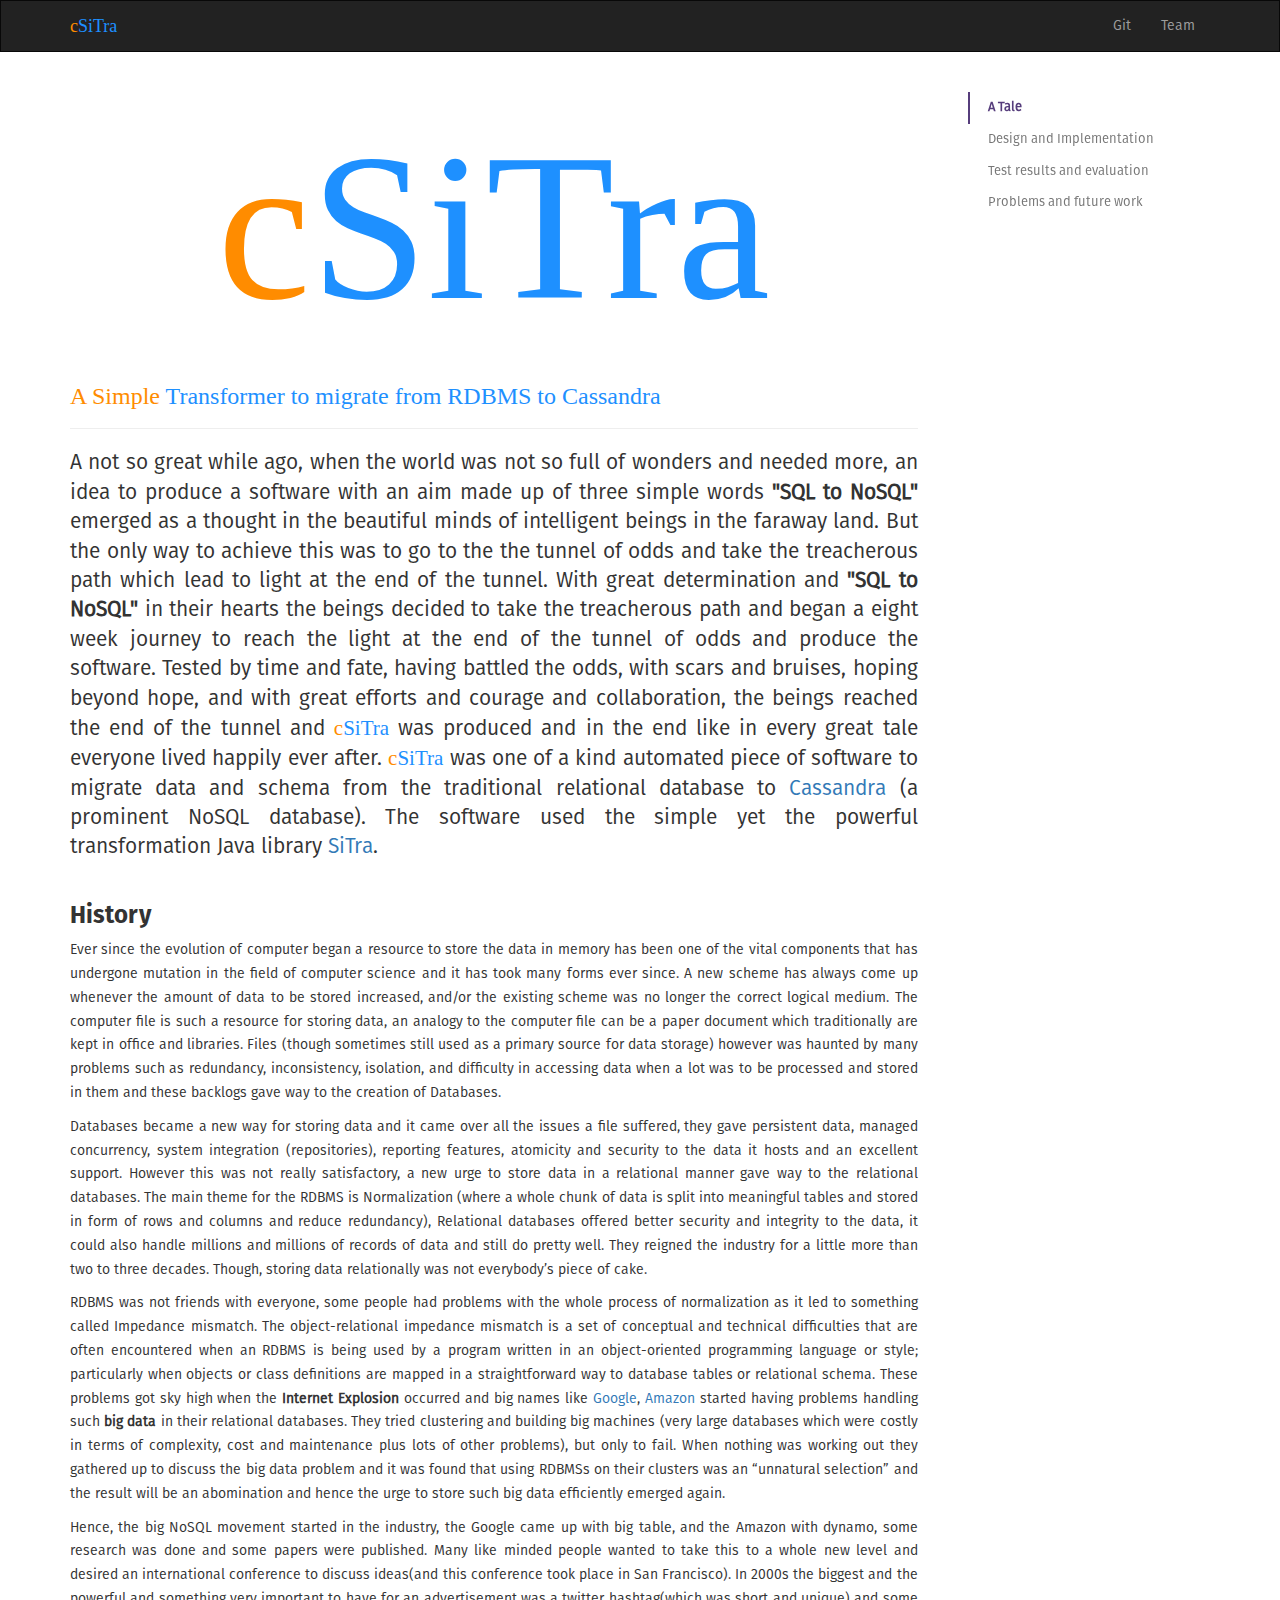
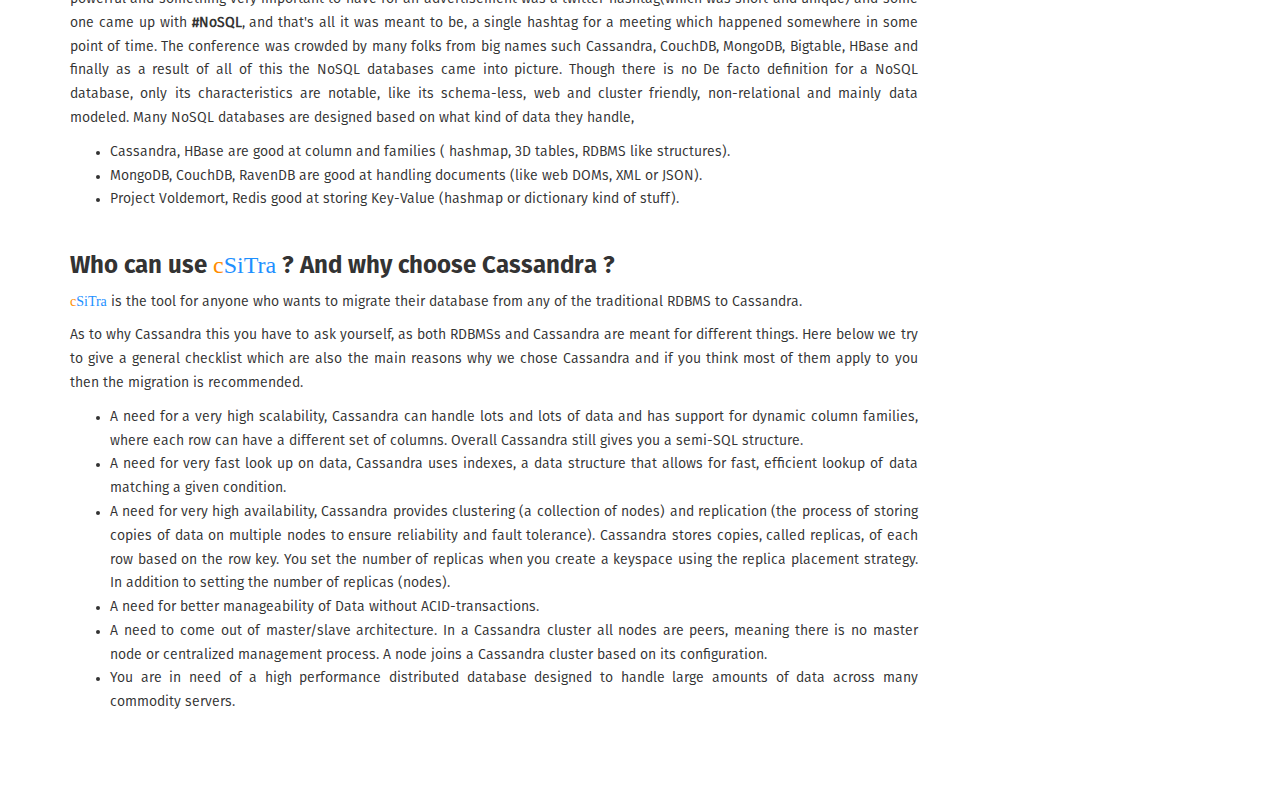
<file: index.html>
<!DOCTYPE html>
<html lang="en">
  <head>
    <meta charset="utf-8">
    <meta http-equiv="X-UA-Compatible" content="IE=edge">
    <meta name="viewport" content="width=device-width, initial-scale=1">
    <meta name="description" content="">
    <meta name="author" content="">

    <title style="font-family:Lucida Console" >cSiTra</title>

    <!-- Bootstrap core CSS -->
    <link href="res/css/bootstrap.min.css" rel="stylesheet">

    <!-- Custom styles for this template -->
    <link href="res/css/sticky-footer-navbar.css" rel="stylesheet">

    <!-- HTML5 shim and Respond.js for IE8 support of HTML5 elements and media queries -->
    <!--[if lt IE 9]>
      <script src="https://oss.maxcdn.com/html5shiv/3.7.2/html5shiv.min.js"></script>
      <script src="https://oss.maxcdn.com/respond/1.4.2/respond.min.js"></script>
    <![endif]-->
  </head>

  <body>

    <!-- Fixed navbar -->
    <nav class="navbar navbar-inverse">
      <div class="container">
        <div class="navbar-header">
          <button type="button" class="navbar-toggle collapsed" data-toggle="collapse" data-target="#navbar" aria-expanded="false" aria-controls="navbar">
            <span class="sr-only">Toggle navigation</span>
            <span class="icon-bar"></span>
            <span class="icon-bar"></span>
            <span class="icon-bar"></span>
          </button>
          <a class="navbar-brand" href="index.html"> <span style="font-family:Lucida Console; color:DarkOrange">c</span><span style="font-family:Lucida Console; color:DodgerBlue">SiTra</span></a>
        </div>
        <div id="navbar" class="collapse navbar-collapse">
          <ul class="nav navbar-nav navbar-right">
            <li><a href="https://github.com/cSiTra/cSiTra-Project">Git</a></li>
            <li><a href="team.html">Team</a></li>
          </ul>
        </div><!--/.nav-collapse -->
      </div>
    </nav>

    <!-- Begin page content -->
    <div class="container">
      <div class="row">
        <div class="col-md-9" id="content">
          <div class="page-header">
            <h1 align="center" style="font-family:Lucida Console; font-size:1500%" ><span style="color:DarkOrange">c</span><span style="color:DodgerBlue">SiTra</span></h1>
            <h3 style="font-family:Lucida Console" ><span style="color:DarkOrange">A Simple </span><span style="color:DodgerBlue">Transformer to migrate from RDBMS to Cassandra</span></h3>
          </div>
          <p align="justify" class="lead">A not so great while ago, when the world was not so full of wonders and needed more, an idea to produce a software with an aim made up of three simple words <b>"SQL to NoSQL"</b> emerged as a thought in the beautiful minds of intelligent beings in the faraway land. But the only way to achieve this was to go to the the tunnel of odds and take the treacherous path which lead to light at the end of the tunnel. With great determination and <b>"SQL to NoSQL"</b> in their hearts the beings decided to take the treacherous path and began a eight week journey to reach the light at the end of the tunnel of odds and produce the software. Tested by time and fate, having battled the odds, with scars and bruises, hoping beyond hope, and with great efforts and courage and collaboration, the beings reached the end of the tunnel and <span style="font-family:Lucida Console; color:DarkOrange">c</span><span style="font-family:Lucida Console; color:DodgerBlue">SiTra</span> was produced and in the end like in every great tale everyone lived happily ever after. <span style="font-family:Lucida Console; color:DarkOrange">c</span><span style="font-family:Lucida Console; color:DodgerBlue">SiTra</span> was one of a kind automated piece of software to migrate data and schema from the traditional relational database to <a href="http://cassandra.apache.org">Cassandra</a> (a prominent NoSQL database). The software used the simple yet the powerful transformation Java library <a href="http://baserg.github.io/sitra/">SiTra</a>.</p>

          <h3 id="background">History</h3>
          <p align="justify">Ever since the evolution of computer began a resource to store the data in memory has been one of the vital components that has undergone mutation in the field of computer science and it has took many forms ever since. A new scheme has always come up whenever the amount of data to be stored increased, and/or the existing scheme was no longer the correct logical medium. The computer file is such a resource for storing data, an analogy to the computer file can be a paper document which traditionally are kept in office and libraries. Files (though sometimes still used as a primary source for data storage) however was haunted by many problems such as redundancy, inconsistency, isolation, and difficulty in accessing data when a lot was to be processed and stored in them and these backlogs gave way to the creation of Databases.</p>

          <p align="justify">Databases became a new way for storing data and it came over all the issues a file suffered, they gave persistent data, managed concurrency, system integration (repositories), reporting features, atomicity and security to the data it hosts and an excellent support. However this was not really satisfactory, a new urge to store data in a relational manner gave way to the relational databases. The main theme for the RDBMS is Normalization (where a whole chunk of data is split into meaningful tables and stored in form of rows and columns and reduce redundancy), Relational databases offered better security and integrity to the data, it could also handle millions and millions of records of data and still do pretty well. They reigned the industry for a little more than two to three decades. Though, storing data relationally was not everybody’s piece of cake. </p>
          <p align="justify">RDBMS was not friends with everyone, some people had problems with the whole process of normalization as it led to something called Impedance mismatch. The object-relational impedance mismatch is a set of conceptual and technical difficulties that are often encountered when an RDBMS is being used by a program written in an object-oriented programming language or style; particularly when objects or class definitions are mapped in a straightforward way to database tables or relational schema. These problems got sky high when the <b>Internet Explosion</b> occurred and big names like <a href="http://google.com">Google</a>, <a href="http://amazon.com">Amazon</a> started having problems handling such <b>big data</b> in their relational databases. They tried clustering and building big machines (very large databases which were costly in terms of complexity, cost and maintenance plus lots of other problems), but only to fail. When nothing was working out they gathered up to discuss the big data problem and it was found that using RDBMSs on their clusters was an “unnatural selection” and the result will be an abomination and hence the urge to store such big data efficiently emerged again.</p>

          <p align="justify">Hence, the big NoSQL movement started in the industry, the Google came up with big table, and the Amazon with dynamo, some research was done and some papers were published. Many like minded people wanted to take this to a whole new level and desired an international conference to discuss ideas(and this conference took place in San Francisco). In 2000s the biggest and the powerful and something very important to have for an advertisement was a twitter hashtag(which was short and unique) and some one came up with <b>#NoSQL</b>, and that's all it was meant to be, a single hashtag for a meeting which happened somewhere in some point of time. The conference was crowded by many folks from big names such Cassandra, CouchDB, MongoDB, Bigtable, HBase and finally as a result of all of this the NoSQL databases came into picture. Though there is no De facto definition for a NoSQL database, only its characteristics are notable, like its schema-less, web and cluster friendly, non-relational and mainly data modeled. Many NoSQL databases are designed based on what kind of data they handle,</p>

          <ul>
            <li>Cassandra, HBase are good at column and families ( hashmap, 3D tables, RDBMS like structures).</li>
            <li>MongoDB, CouchDB, RavenDB are good at handling documents (like web DOMs, XML or JSON).</li>
            <li>Project Voldemort, Redis good at storing Key-Value (hashmap or dictionary kind of stuff).</li>
          </ul>

          <h3 id="objective">Who can use <span style="font-family:Lucida Console; color:DarkOrange">c</span><span style="font-family:Lucida Console; color:DodgerBlue">SiTra</span> ? And why choose Cassandra ?</h3>
          <p align="justify"><span style="font-family:Lucida Console; color:DarkOrange">c</span><span style="font-family:Lucida Console; color:DodgerBlue">SiTra</span> is the tool for anyone who wants to migrate their database from any of the traditional RDBMS to Cassandra.</p>

          <p align="justify">As to why Cassandra this you have to ask yourself, as both RDBMSs and Cassandra are meant for different things. Here below we try to give a general checklist which are also the main reasons why we chose Cassandra and if you think most of them apply to you then the migration is recommended.</p>

          <ul align="justify" >
            <li>A need for a very high scalability, Cassandra can handle lots and lots of data and has support for dynamic column families, where each row can have a different set of columns. Overall Cassandra still gives you a semi-SQL structure.</li>
            <li>A need for very fast look up on data, Cassandra uses indexes, a data structure that allows for fast, efficient lookup of data matching a given condition.</li>
            <li>A need for very high availability, Cassandra provides clustering (a collection of nodes) and replication (the process of storing copies of data on multiple nodes to ensure reliability and fault tolerance). Cassandra stores copies, called replicas, of each row based on the row key. You set the number of replicas when you create a keyspace using the replica placement strategy. In addition to setting the number of replicas (nodes).</li>
            <li>A need for better manageability of Data without ACID-transactions.</li>
            <li>A need to come out of master/slave architecture. In a Cassandra cluster all nodes are peers, meaning there is no master node or centralized management process. A node joins a Cassandra cluster based on its configuration.</li>
            <li>You are in need of a high performance distributed database designed to handle large amounts of data across many commodity servers.</li>
          </ul>

        </div>
        <div class="col-md-3" id="sidebar">
          <nav class="bs-docs-sidebar hidden-print hidden-xs hidden-sm affix">
            <ul class="nav bs-docs-sidenav">
              <li class="active"><a href="index.html">A Tale</a></li>
              <li>
                <a href="design.html">Design and Implementation</a>
              </li>
              <li>
                <a href="results.html">Test results and evaluation</a>
              </li>  
              <li>
              <a href="problem.html">Problems and future work</a>
                </li> 
            </ul>
          </nav>
        </div>
      </div>
    </div>

    <!--
    <footer class="footer">
      <div class="container">
        <p class="text-muted">Place sticky footer content here.</p>
      </div>
    </footer>
    -->

    <!-- Bootstrap core JavaScript
    ================================================== -->
    <!-- Placed at the end of the document so the pages load faster -->
    <script src="https://ajax.googleapis.com/ajax/libs/jquery/1.11.2/jquery.min.js"></script>
    <script src="res/js/bootstrap.min.js"></script>
  </body>
</html>
</file>
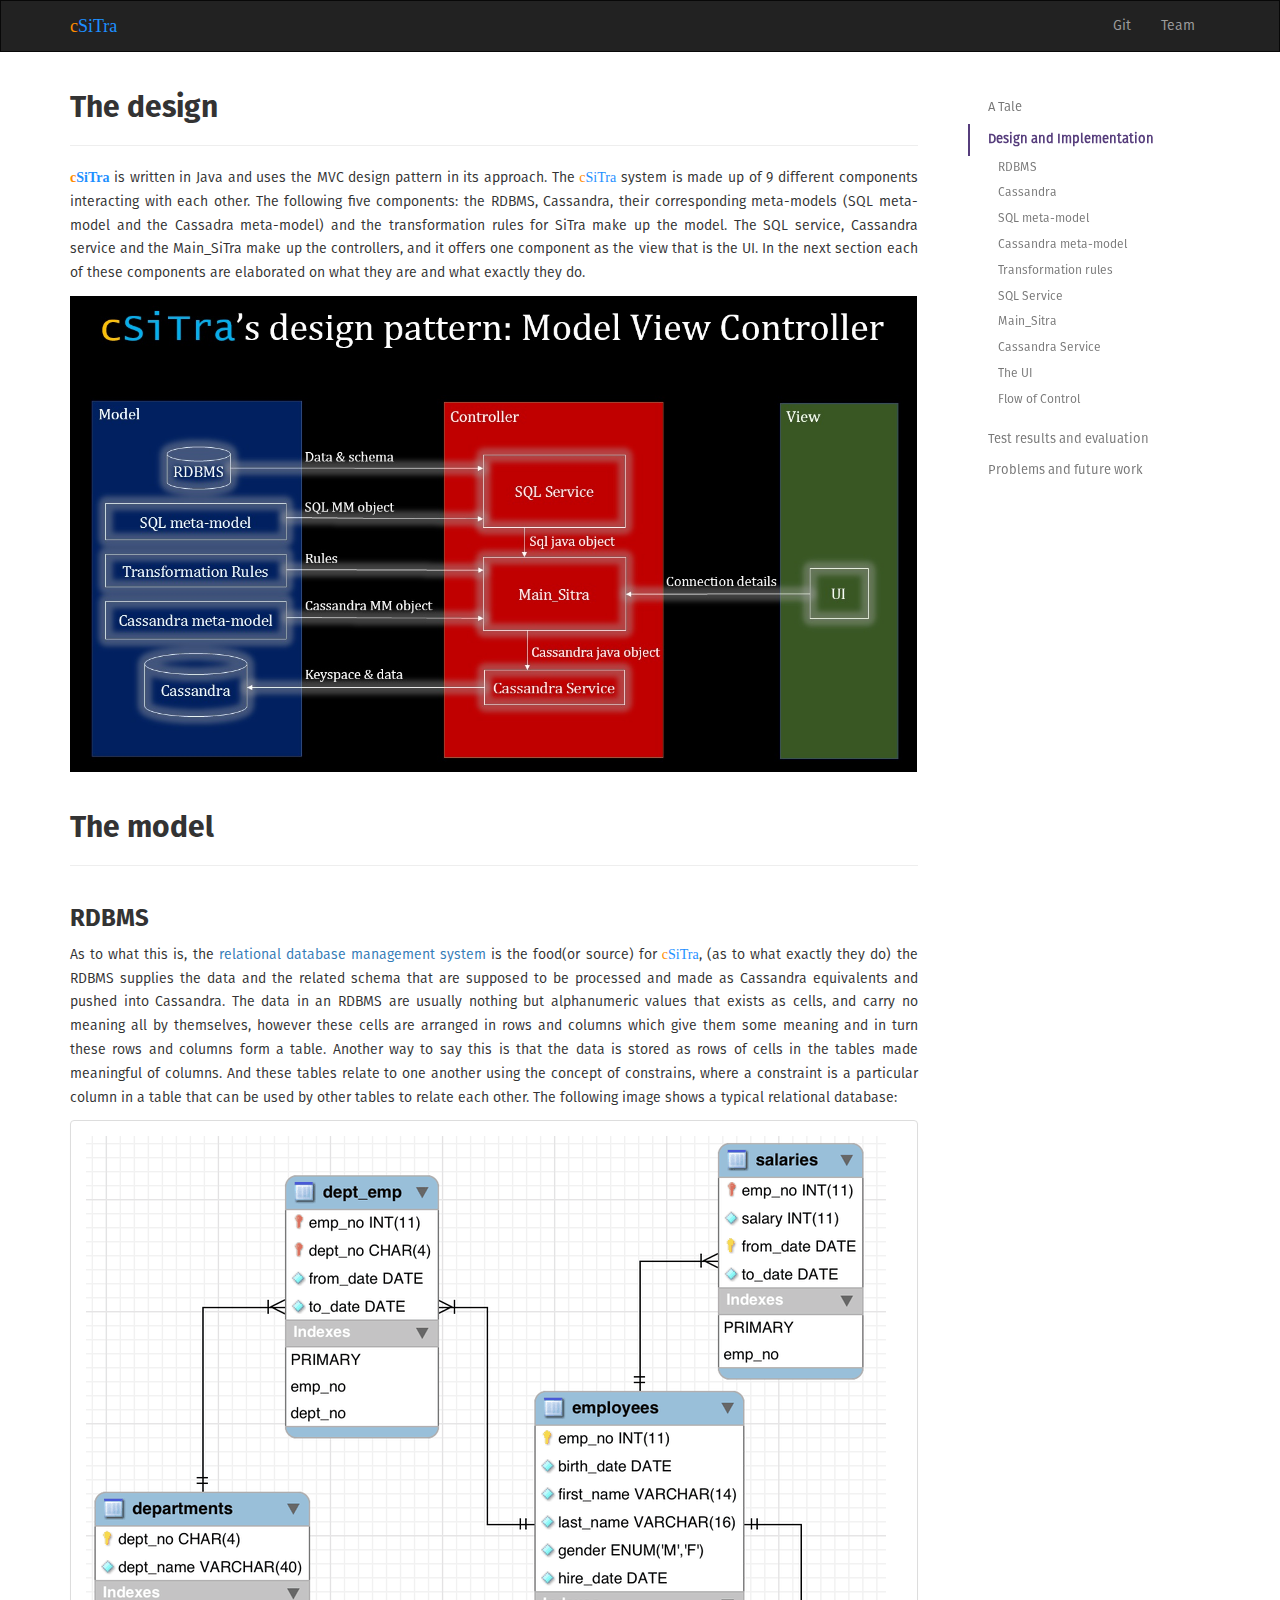
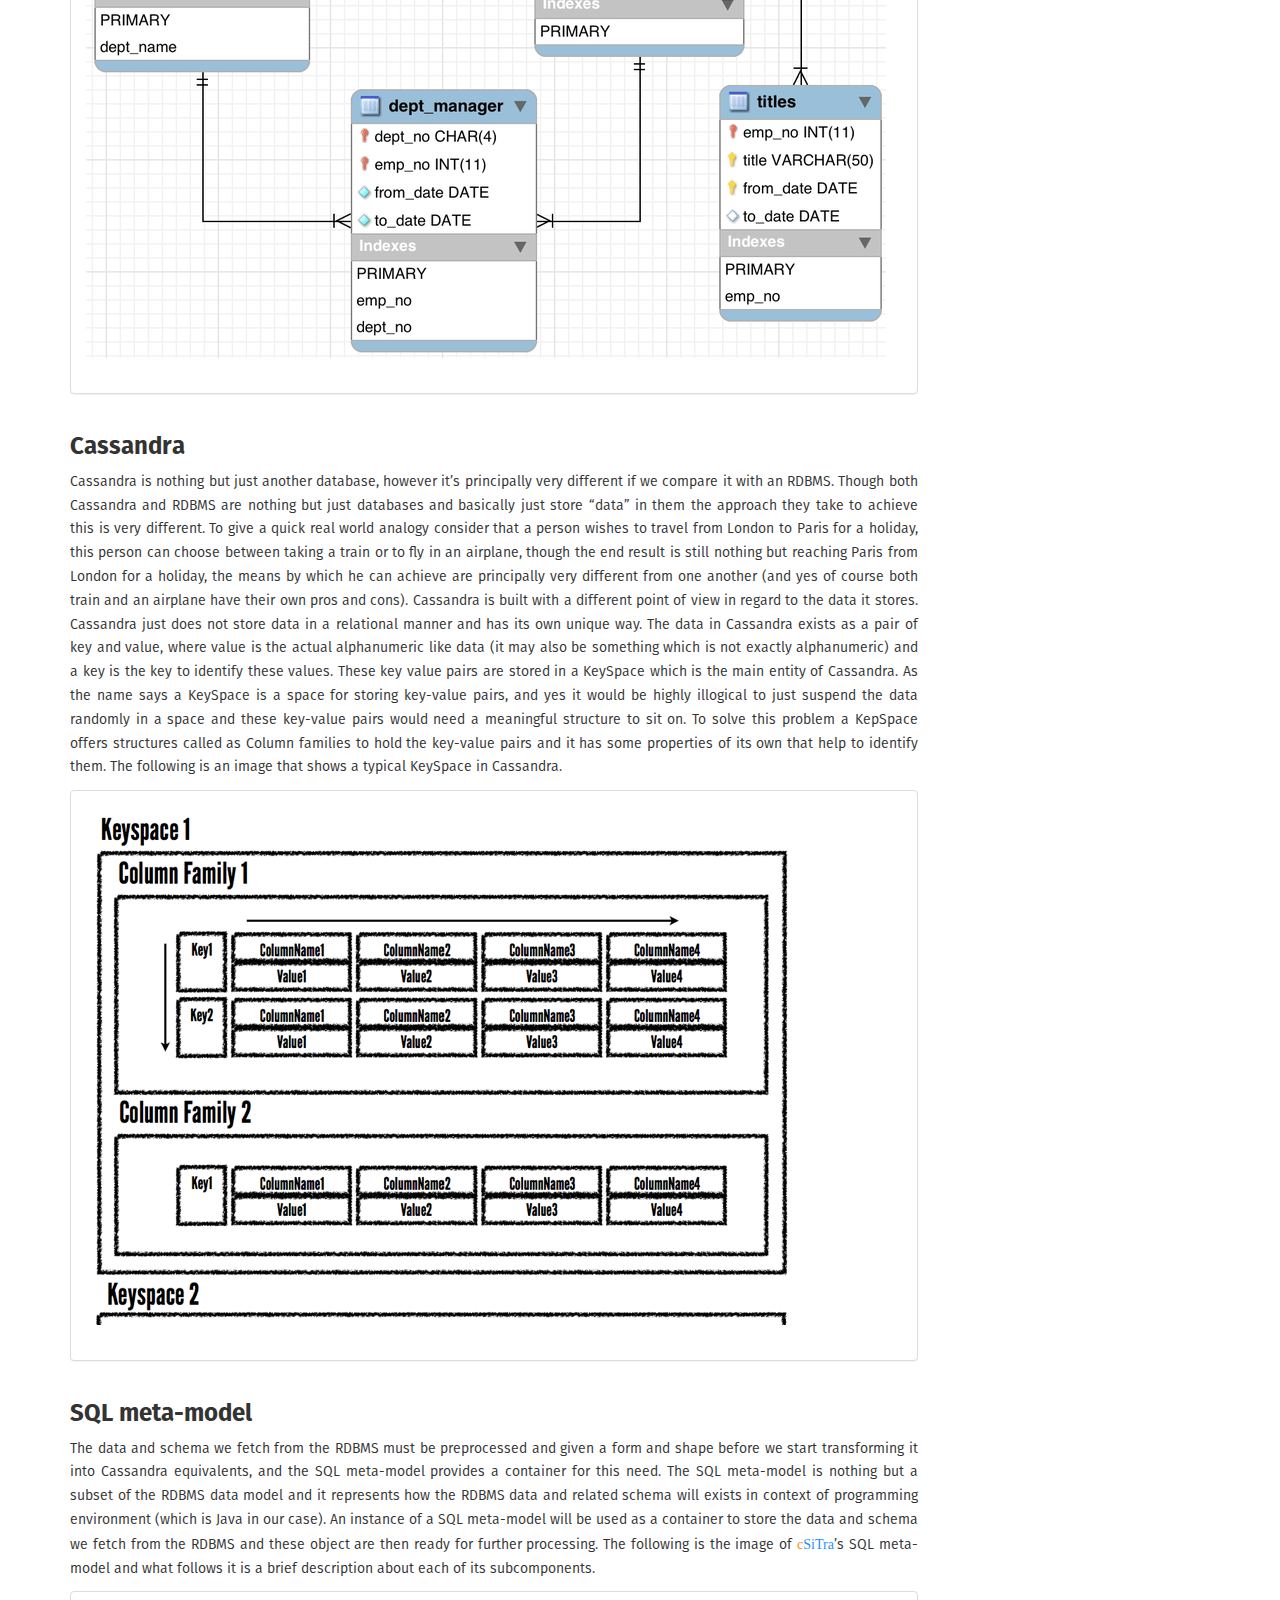
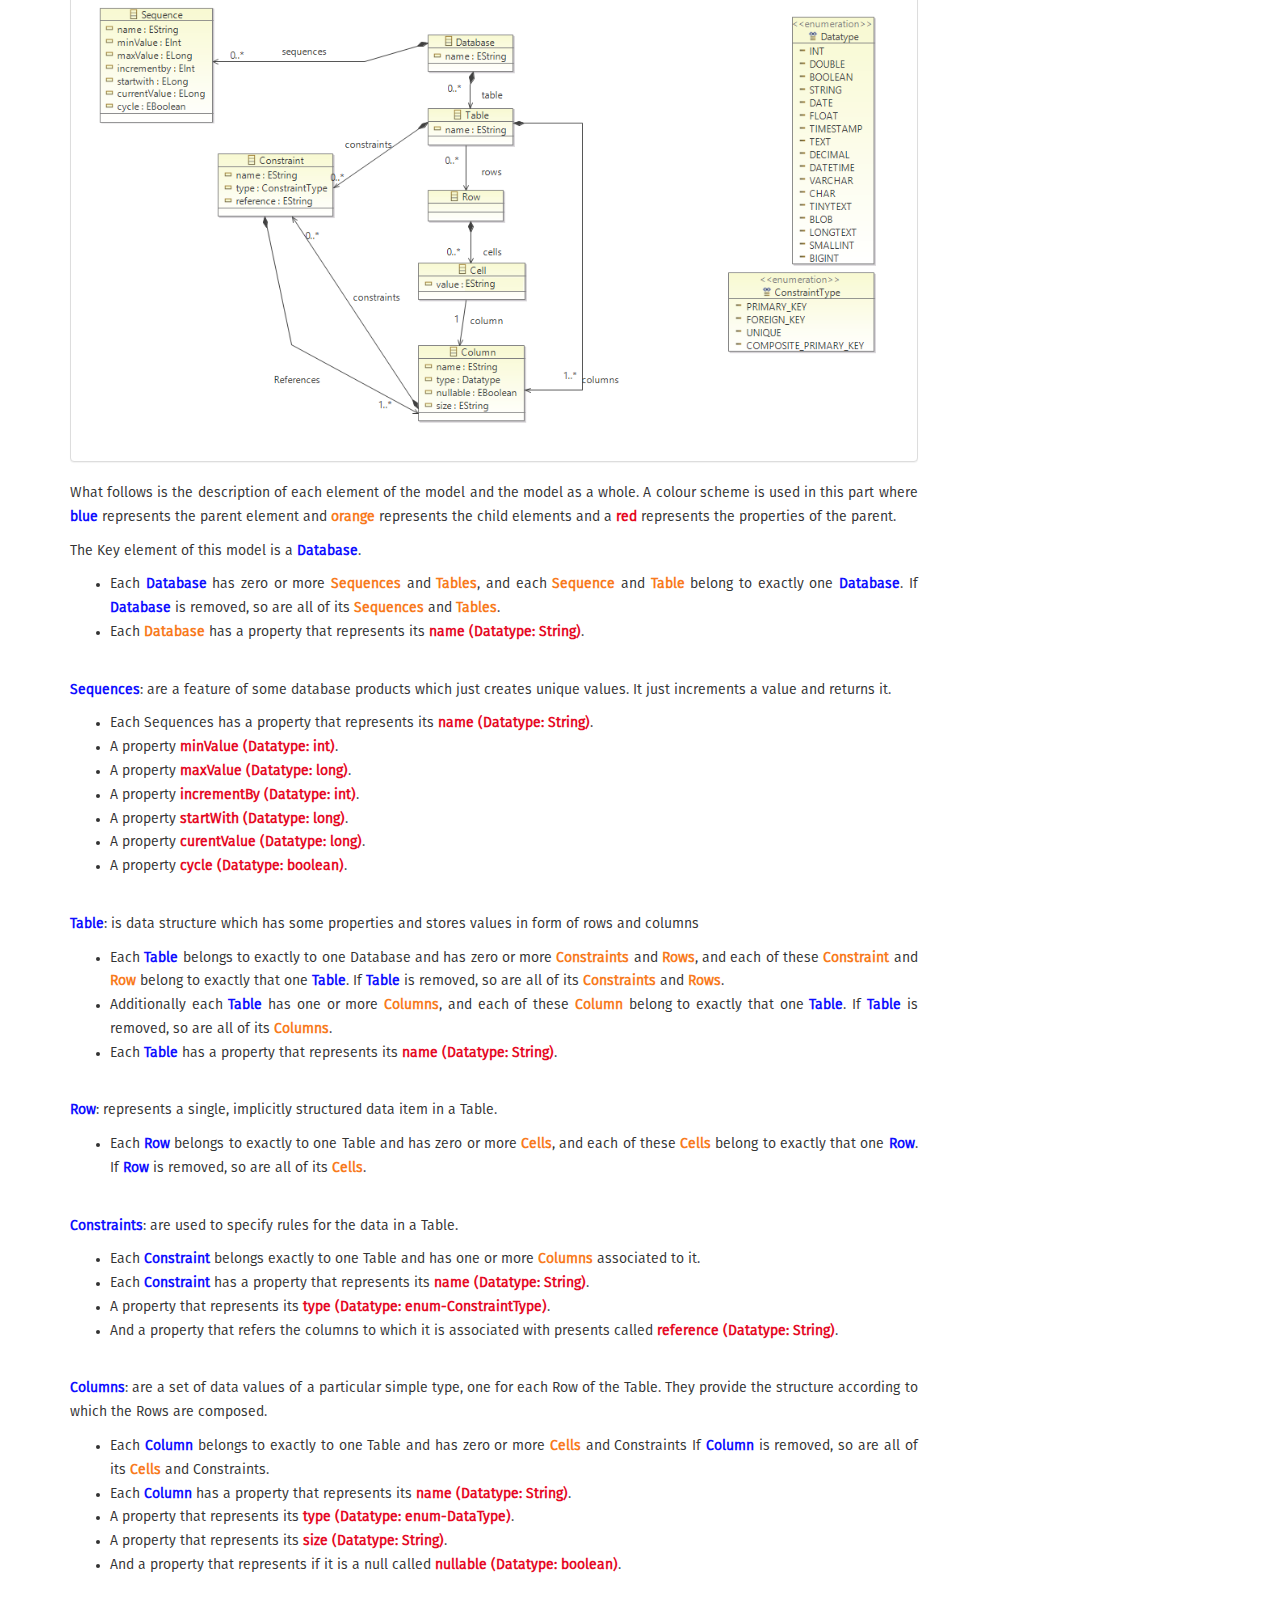
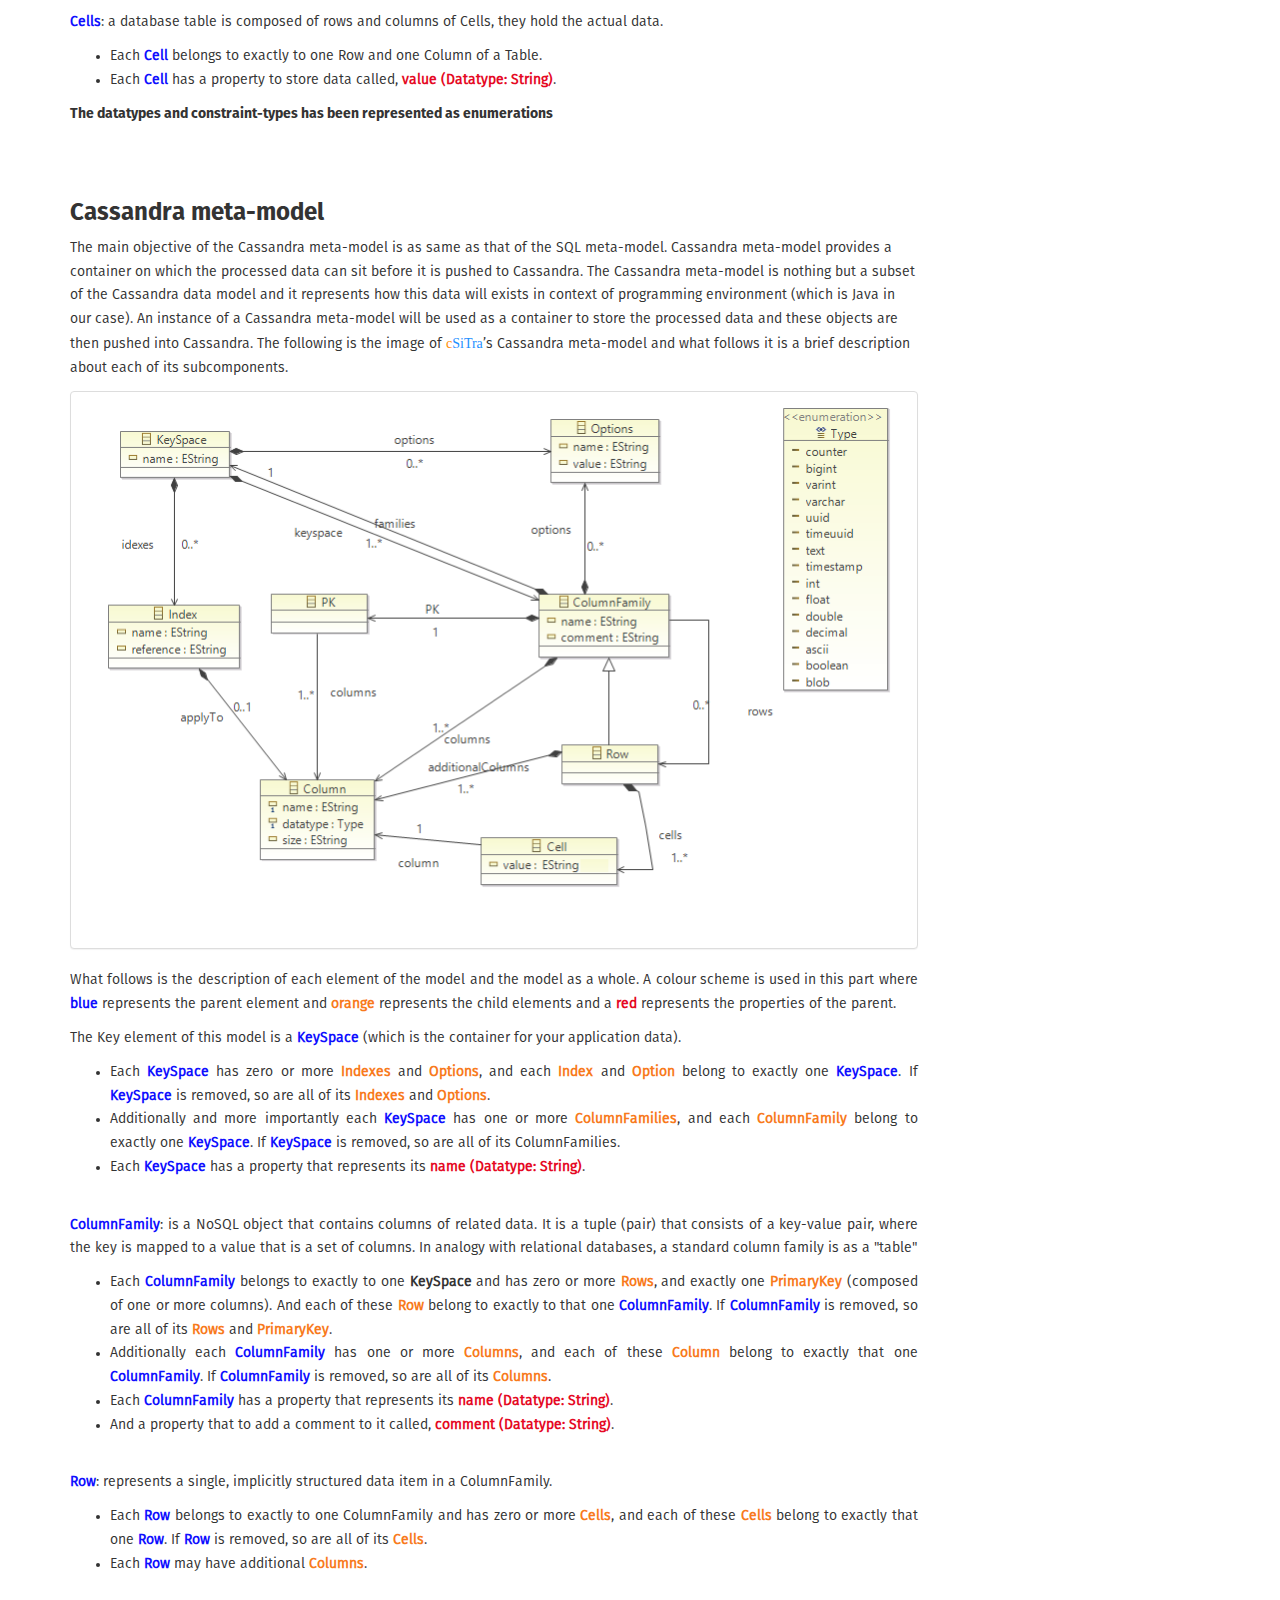
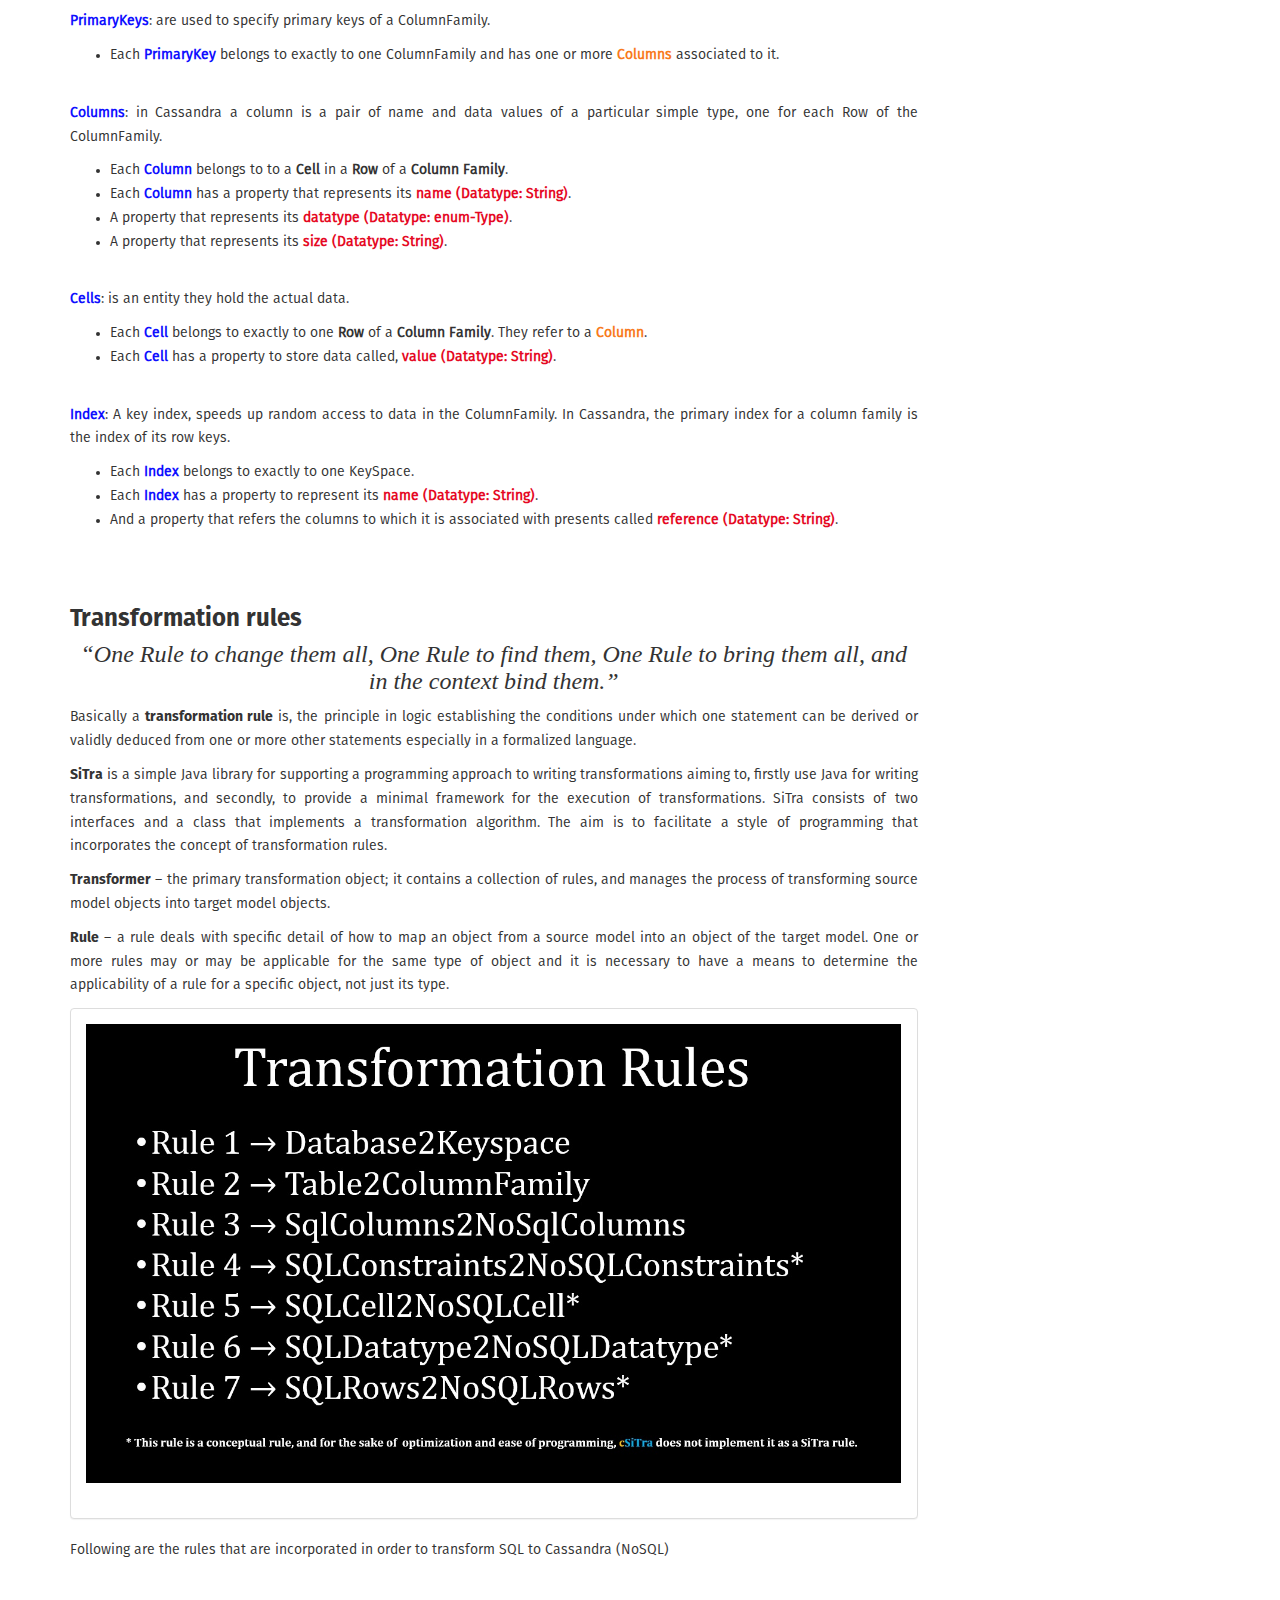
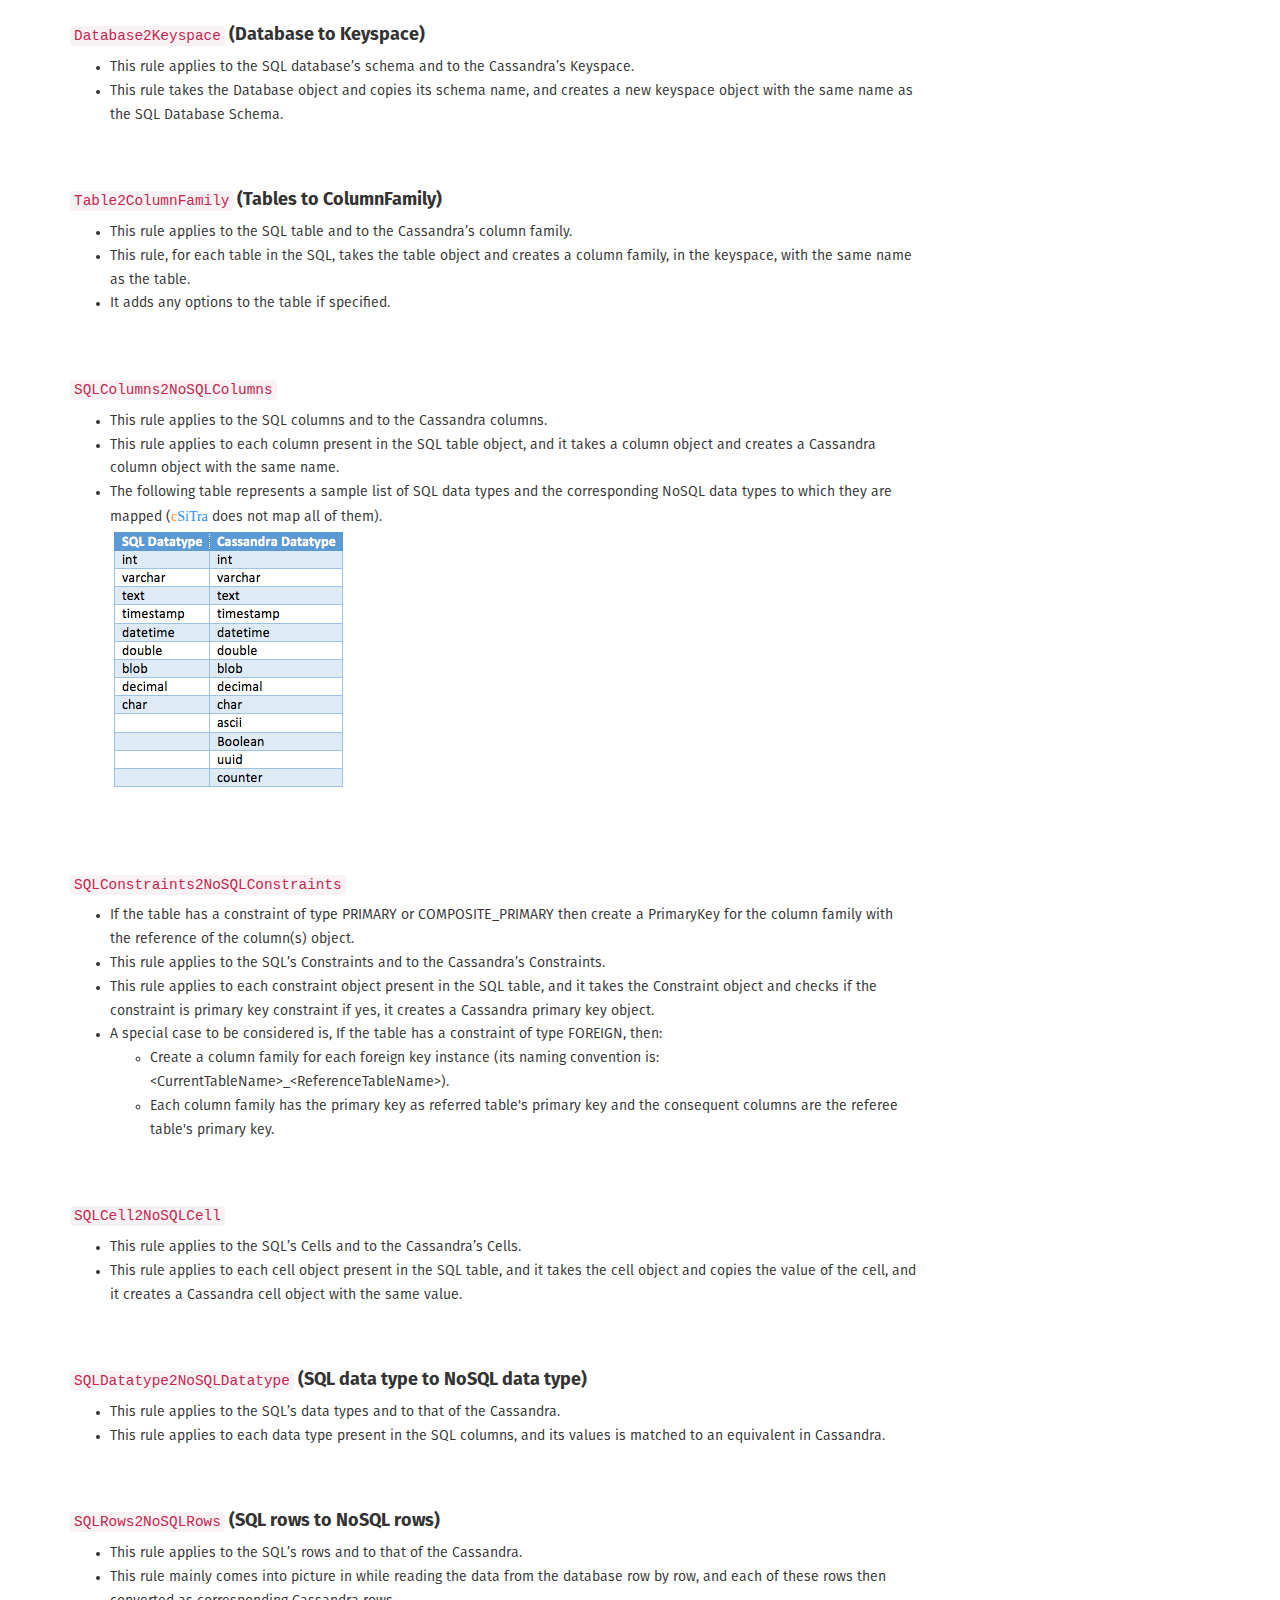
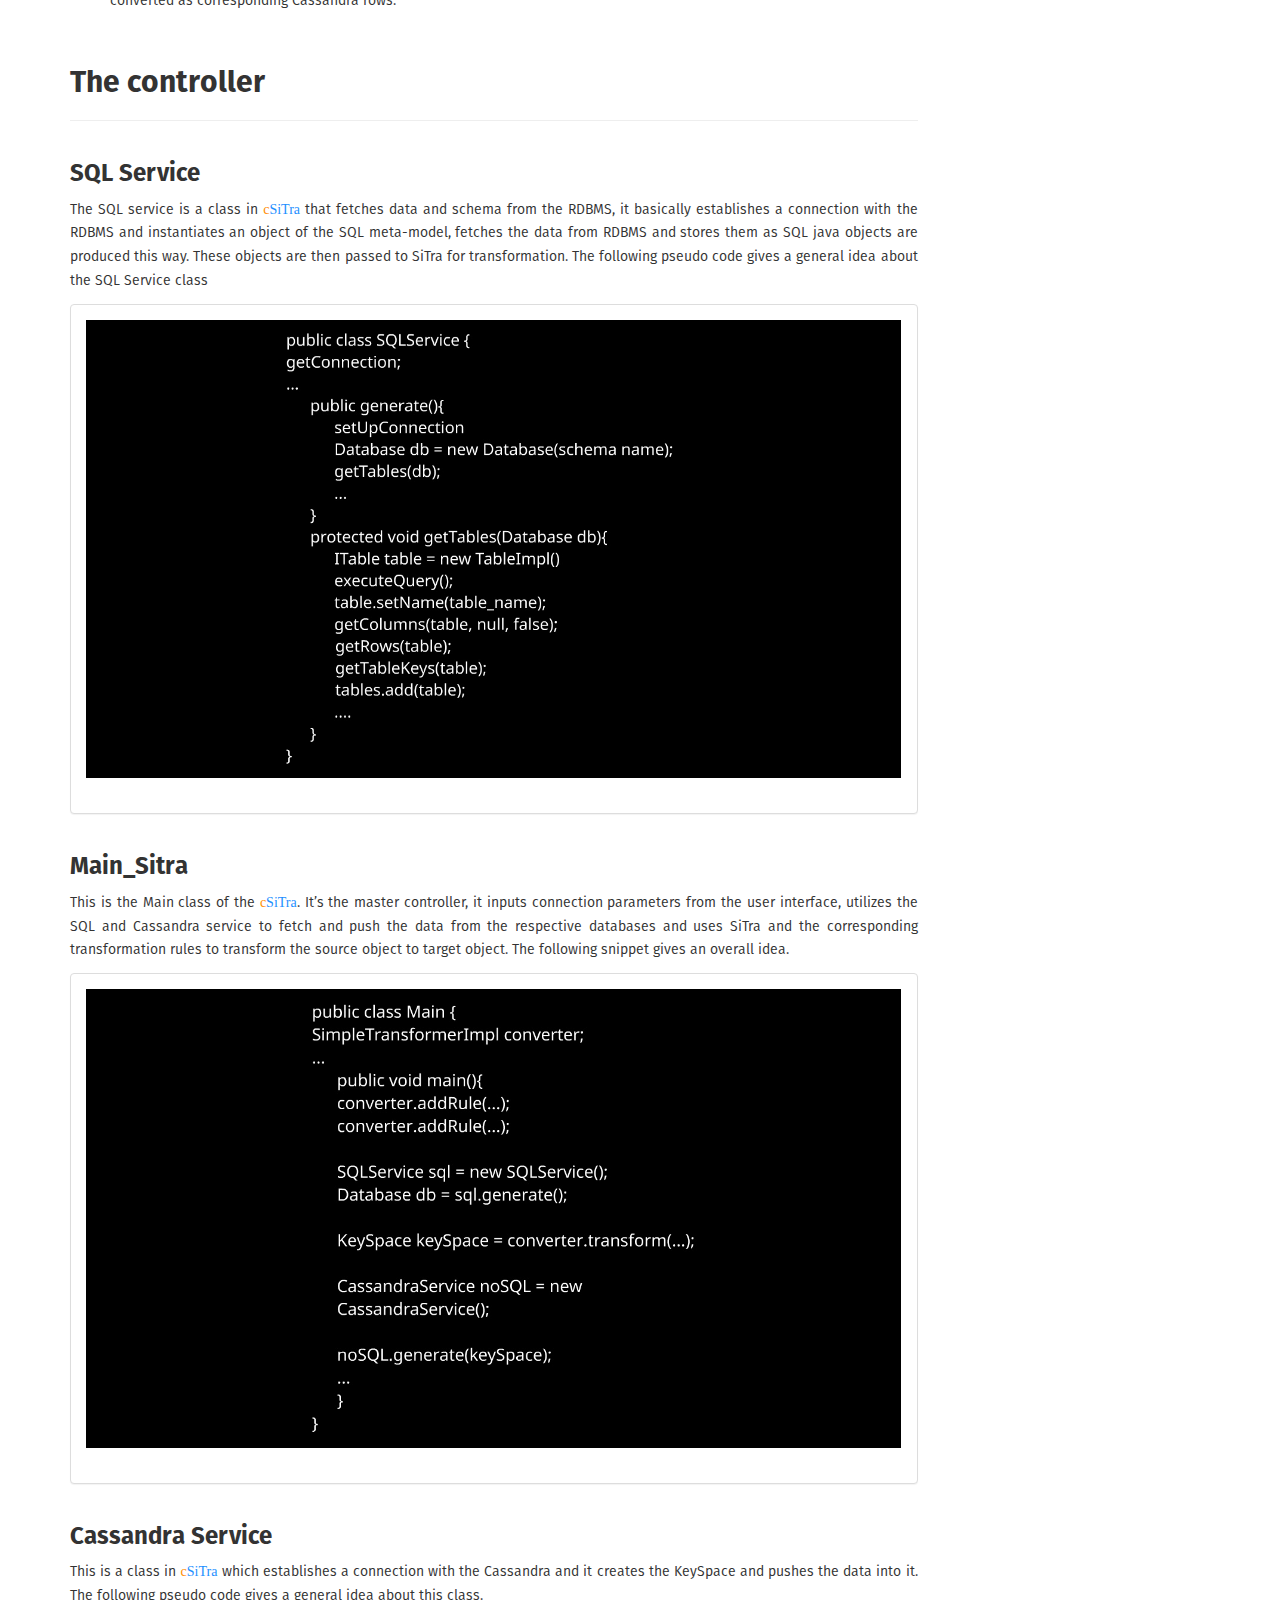
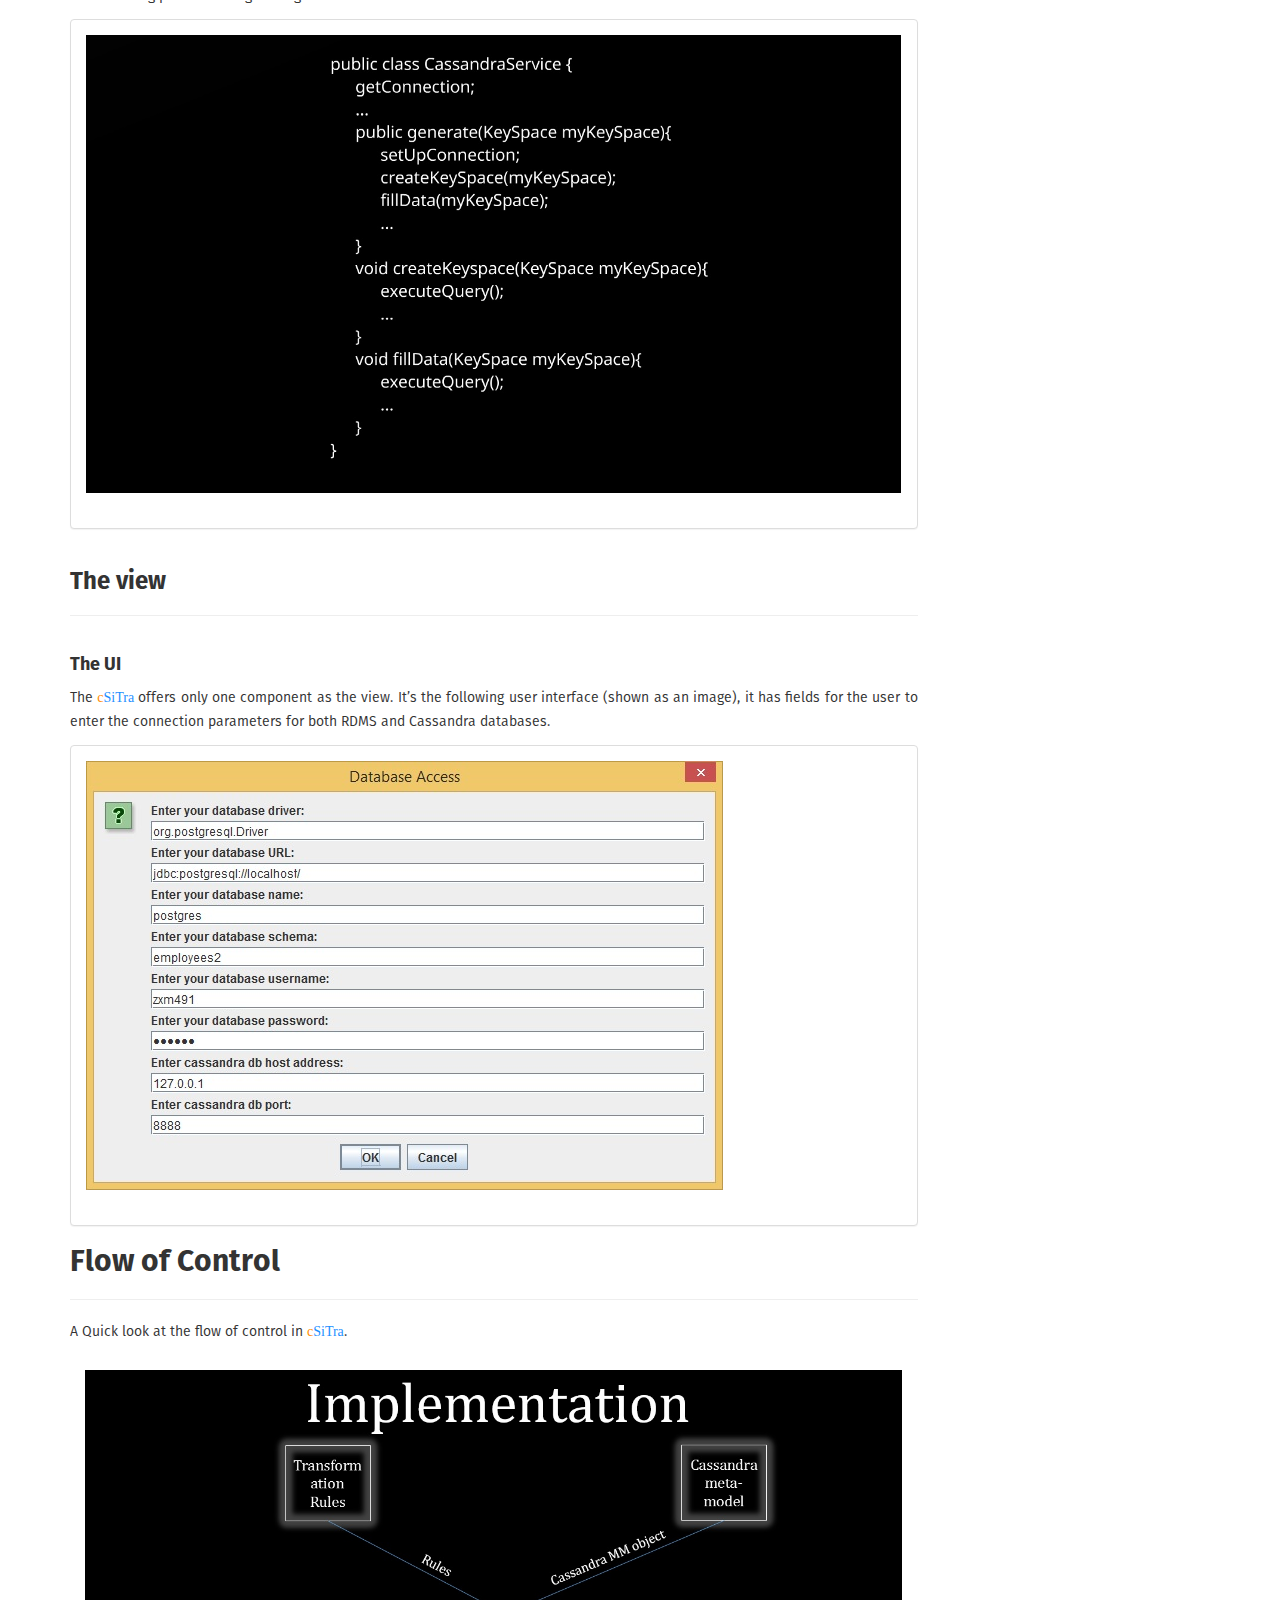
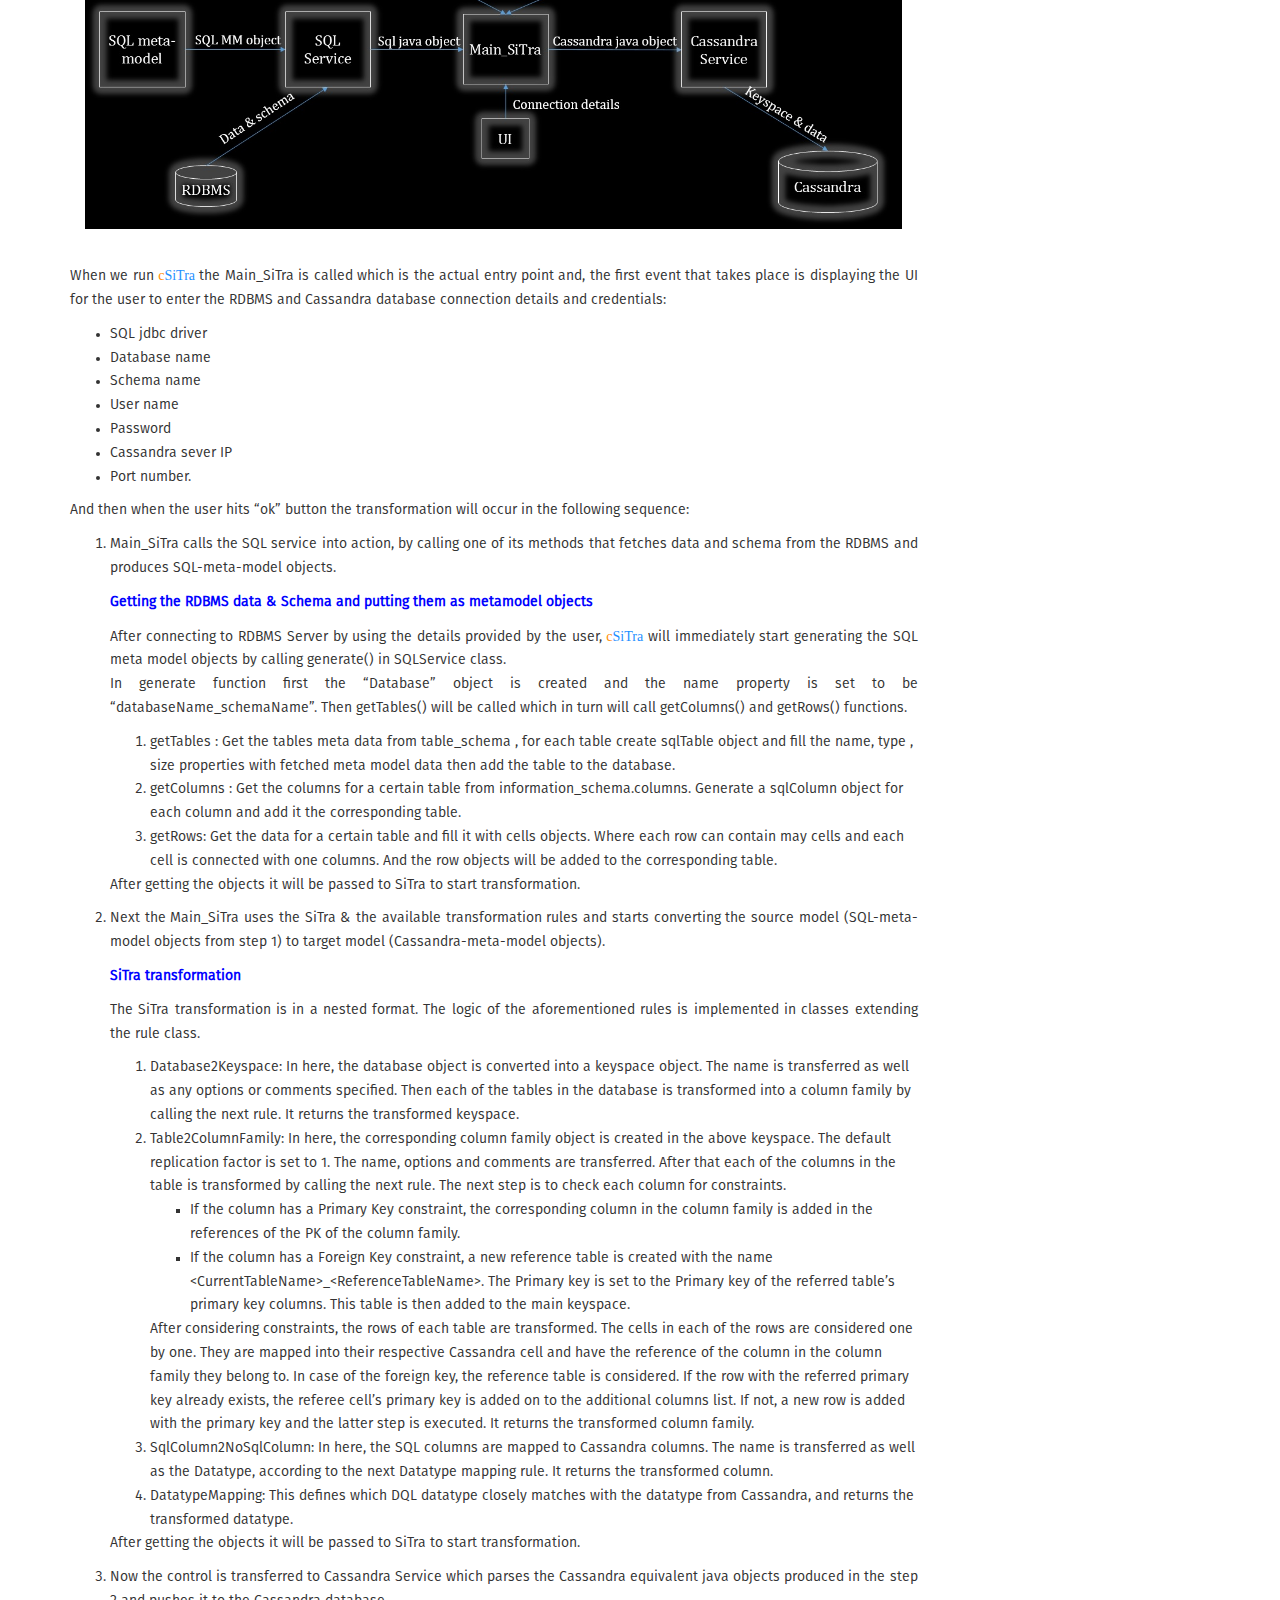
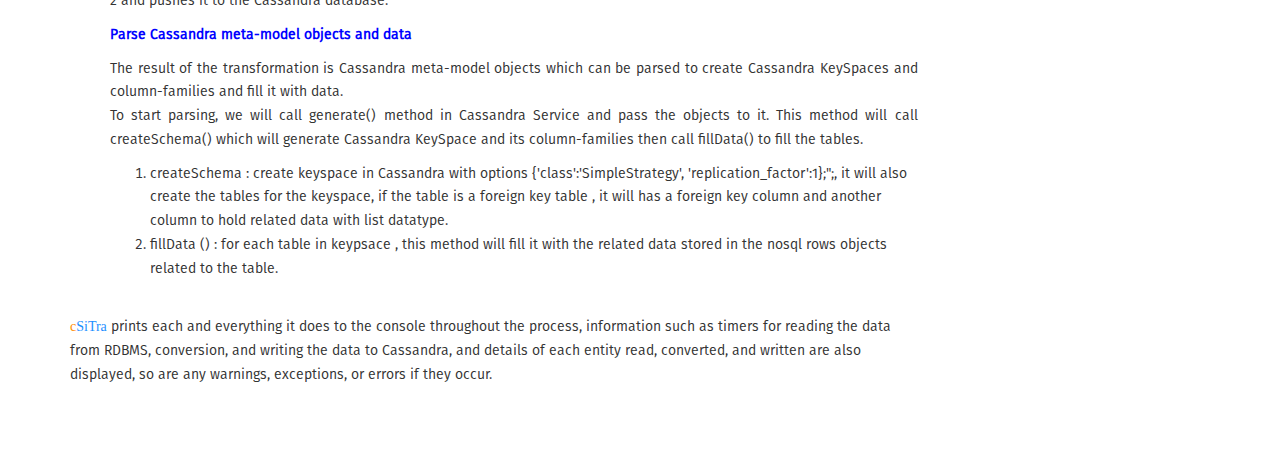
<file: design.html>
<!DOCTYPE html>
<html lang="en">
<head>
<meta charset="utf-8">
<meta http-equiv="X-UA-Compatible" content="IE=edge">
<meta name="viewport" content="width=device-width, initial-scale=1">
<meta name="description" content="">
<meta name="author" content="">

<title>cSiTra</title>

<!-- Bootstrap core CSS -->
<link href="res/css/bootstrap.min.css" rel="stylesheet">

<!-- Custom styles for this template -->
<link href="res/css/sticky-footer-navbar.css" rel="stylesheet">

<!-- HTML5 shim and Respond.js for IE8 support of HTML5 elements and media queries -->
<!--[if lt IE 9]>
      <script src="https://oss.maxcdn.com/html5shiv/3.7.2/html5shiv.min.js"></script>
      <script src="https://oss.maxcdn.com/respond/1.4.2/respond.min.js"></script>
    <![endif]-->
</head>

<body>

	<!-- Fixed navbar -->
	<nav class="navbar navbar-inverse">
		<div class="container">
			<div class="navbar-header">
				<button type="button" class="navbar-toggle collapsed"
					data-toggle="collapse" data-target="#navbar" aria-expanded="false"
					aria-controls="navbar">
					<span class="sr-only">Toggle navigation</span> <span
						class="icon-bar"></span> <span class="icon-bar"></span> <span
						class="icon-bar"></span>
				</button>
				<a class="navbar-brand" href="index.html"><span
					style="font-family: Lucida Console; color: DarkOrange">c</span><span
					style="font-family: Lucida Console; color: DodgerBlue">SiTra</span></a>
			</div>
			<div id="navbar" class="collapse navbar-collapse">
				<ul class="nav navbar-nav navbar-right">
					<li><a href="https://github.com/cSiTra/cSiTra-Project">Git</a></li>
					<li><a href="team.html">Team</a></li>
				</ul>
			</div>
			<!--/.nav-collapse -->
		</div>
	</nav>

	<!-- Begin page content -->
	<div class="container">
		<div class="row">
			<div class="col-md-9" id="content">
				<h2 id="design">The design</h2>
				<hr>
				<p align="justify">
					<strong><span
						style="font-family: Lucida Console; color: DarkOrange">c</span><span
						style="font-family: Lucida Console; color: DodgerBlue">SiTra</span></strong>
					is written in Java and uses the MVC design pattern in its approach.
					The <span style="font-family: Lucida Console; color: DarkOrange">c</span><span
						style="font-family: Lucida Console; color: DodgerBlue">SiTra</span>
					system is made up of 9 different components interacting with each
					other. The following five components: the RDBMS, Cassandra, their
					corresponding meta-models (SQL meta-model and the Cassadra
					meta-model) and the transformation rules for SiTra make up the
					model. The SQL service, Cassandra service and the Main_SiTra make
					up the controllers, and it offers one component as the view that is
					the UI. In the next section each of these components are elaborated
					on what they are and what exactly they do.
				</p>
				<img src="res/images/mvc.jpg" class="images" />



				<h2 id="metamodel">The model</h2>
				<hr>
				<h3 id="rdbms">RDBMS</h3>

				<p align="justify">
					As to what this is, the <a
						href="http://en.wikipedia.org/wiki/Relational_database_management_system">relational
						database management system</a> is the food(or source) for <span
						style="font-family: Lucida Console; color: DarkOrange">c</span><span
						style="font-family: Lucida Console; color: DodgerBlue">SiTra</span>,
					(as to what exactly they do) the RDBMS supplies the data and the
					related schema that are supposed to be processed and made as
					Cassandra equivalents and pushed into Cassandra. The data in an
					RDBMS are usually nothing but alphanumeric values that exists as
					cells, and carry no meaning all by themselves, however these cells
					are arranged in rows and columns which give them some meaning and
					in turn these rows and columns form a table. Another way to say
					this is that the data is stored as rows of cells in the tables made
					meaningful of columns. And these tables relate to one another using
					the concept of constrains, where a constraint is a particular
					column in a table that can be used by other tables to relate each
					other. The following image shows a typical relational database:
				</p>
				<div class="panel panel-default">
					<div class="panel-body">
						<img src="res/images/eschema.png" class="images" />
					</div>
				</div>

				<h3 id="cassandra">Cassandra</h3>
				<p align="justify">Cassandra is nothing but just another
					database, however it’s principally very different if we compare it
					with an RDBMS. Though both Cassandra and RDBMS are nothing but just
					databases and basically just store “data” in them the approach they
					take to achieve this is very different. To give a quick real world
					analogy consider that a person wishes to travel from London to
					Paris for a holiday, this person can choose between taking a train
					or to fly in an airplane, though the end result is still nothing
					but reaching Paris from London for a holiday, the means by which he
					can achieve are principally very different from one another (and
					yes of course both train and an airplane have their own pros and
					cons). Cassandra is built with a different point of view in regard
					to the data it stores. Cassandra just does not store data in a
					relational manner and has its own unique way. The data in Cassandra
					exists as a pair of key and value, where value is the actual
					alphanumeric like data (it may also be something which is not
					exactly alphanumeric) and a key is the key to identify these
					values. These key value pairs are stored in a KeySpace which is the
					main entity of Cassandra. As the name says a KeySpace is a space
					for storing key-value pairs, and yes it would be highly illogical
					to just suspend the data randomly in a space and these key-value
					pairs would need a meaningful structure to sit on. To solve this
					problem a KepSpace offers structures called as Column families to
					hold the key-value pairs and it has some properties of its own that
					help to identify them. The following is an image that shows a
					typical KeySpace in Cassandra.</p>
				<div class="panel panel-default">
					<div class="panel-body">
						<img src="res/images/keyspace.png" class="images" />
					</div>
				</div>



				<h3 id="sqlmm">SQL meta-model</h3>
				<p align="justify">
					The data and schema we fetch from the RDBMS must be preprocessed
					and given a form and shape before we start transforming it into
					Cassandra equivalents, and the SQL meta-model provides a container
					for this need. The SQL meta-model is nothing but a subset of the
					RDBMS data model and it represents how the RDBMS data and related
					schema will exists in context of programming environment (which is
					Java in our case). An instance of a SQL meta-model will be used as
					a container to store the data and schema we fetch from the RDBMS
					and these object are then ready for further processing. The
					following is the image of <span
						style="font-family: Lucida Console; color: DarkOrange">c</span><span
						style="font-family: Lucida Console; color: DodgerBlue">SiTra</span>’s
					SQL meta-model and what follows it is a brief description about
					each of its subcomponents.
				</p>
				<div class="panel panel-default">
					<div class="panel-body">
						<img src="res/images/sqlmm.PNG" class="images" />
					</div>
				</div>
				<p align="justify">
					What follows is the description of each element of the model and
					the model as a whole. A colour scheme is used in this part where <span
						class="blue">blue</span> represents the parent element and <span
						class="orange">orange</span> represents the child elements and a <span
						class="red">red</span> represents the properties of the parent.
				</p>

				<p align="justify">
					The Key element of this model is a <span class="blue">Database</span>.




				
				<ul align="justify">
					<li>Each <span class="blue">Database</span> has zero or more <span
						class="orange">Sequences</span> and <span class="orange">Tables</span>,
						and each <span class="orange">Sequence</span> and <span
						class="orange">Table</span> belong to exactly one <span
						class="blue">Database</span>. If <span class="blue">Database</span>
						is removed, so are all of its <span class="orange">Sequences</span>
						and <span class="orange">Tables</span>.
					</li>
					<li>Each <span class="orange">Database</span> has a property
						that represents its <span class="red">name (Datatype:
							String)</span>.
					</li>
				</ul>
				<br>

				<p align="justify">
					<span class="blue">Sequences</span>: are a feature of some database
					products which just creates unique values. It just increments a
					value and returns it.
				</p>
				<ul align="justify">
					<li>Each <spanclass+"blue">Sequences</span> has a
						property that represents its <span class="red">name
							(Datatype: String)</span>.</li>
					<li>A property <span class="red">minValue (Datatype:
							int)</span>.
					</li>
					<li>A property <span class="red">maxValue (Datatype:
							long)</span>.
					</li>
					<li>A property <span class="red">incrementBy (Datatype:
							int)</span>.
					</li>
					<li>A property <span class="red">startWith (Datatype:
							long)</span>.
					</li>
					<li>A property <span class="red">curentValue (Datatype:
							long)</span>.
					</li>
					<li>A property <span class="red">cycle (Datatype:
							boolean)</span>.
					</li>
				</ul>
				<br>

				<p align="justify">
					<span class="blue">Table</span>: is data structure which has some
					properties and stores values in form of rows and columns
				</p>
				<ul align="justify">
					<li>Each <span class="blue">Table</span> belongs to exactly to
						one Database and has zero or more <span class="orange">Constraints</span>
						and <span class="orange">Rows</span>, and each of these <span
						class="orange">Constraint</span> and <span class="orange">Row</span>
						belong to exactly that one <span class="blue">Table</span>. If <span
						class="blue">Table</span> is removed, so are all of its <span
						class="orange">Constraints</span> and <span class="orange">Rows</span>.
					</li>
					<li>Additionally each <span class="blue">Table</span> has one
						or more <span class="orange">Columns</span>, and each of these <span
						class="orange">Column</span> belong to exactly that one <span
						class="blue">Table</span>. If <span class="blue">Table</span> is
						removed, so are all of its <span class="orange">Columns</span>.
					</li>
					<li>Each <span class="blue">Table</span> has a property that
						represents its <span class="red">name (Datatype: String)</span>.
					</li>
				</ul>
				<br>

				<p align="justify">
					<span class="blue">Row</span>: represents a single, implicitly
					structured data item in a Table.
				</p>
				<ul align="justify">
					<li>Each <span class="blue">Row</span> belongs to exactly to
						one Table and has zero or more <span class="orange">Cells</span>,
						and each of these <span class="orange">Cells</span> belong to
						exactly that one <span class="blue">Row</span>. If <span
						class="blue">Row</span> is removed, so are all of its <span
						class="orange">Cells</span>.
					</li>
				</ul>
				<br>

				<p align="justify">
					<span class="blue">Constraints</span>: are used to specify rules
					for the data in a Table.
				</p>
				<ul align="justify">
					<li>Each <span class="blue">Constraint</span> belongs exactly
						to one Table and has one or more <span class="orange">Columns</span>
						associated to it.
					</li>
					<li>Each <span class="blue">Constraint</span> has a property
						that represents its <span class="red">name (Datatype:
							String)</span>.
					</li>
					<li>A property that represents its <span class="red">type
							(Datatype: enum-ConstraintType)</span>.
					</li>
					<li>And a property that refers the columns to which it is
						associated with presents called <span class="red">reference
							(Datatype: String)</span>.
					</li>
				</ul>
				<br>

				<p align="justify">
					<span class="blue">Columns</span>: are a set of data values of a
					particular simple type, one for each Row of the Table. They provide
					the structure according to which the Rows are composed.
				</p>
				<ul align="justify">
					<li>Each <span class="blue">Column</span> belongs to exactly
						to one Table and has zero or more <span class="orange">Cells</span>
						and <spanclass"orange">Constraints</span> If <span
							class="blue">Column</span> is removed, so are all of its <span
							class="orange">Cells</span> and <spanclass"orange">Constraints</span>.
						</li>
					<li>Each <span class="blue">Column</span> has a property that
						represents its <span class="red">name (Datatype: String)</span>.
					</li>
					<li>A property that represents its <span class="red">type
							(Datatype: enum-DataType)</span>.
					</li>
					<li>A property that represents its <span class="red">size
							(Datatype: String)</span>.
					</li>
					<li>And a property that represents if it is a null called <span
						class="red">nullable (Datatype: boolean)</span>.
					</li>
				</ul>
				<br>

				<p align="justify">
					<span class="blue">Cells</span>: a database table is composed of
					rows and columns of Cells, they hold the actual data.
				</p>
				<ul align="justify">
					<li>Each <span class="blue">Cell</span> belongs to exactly to
						one Row and one Column of a Table.
					</li>
					<li>Each <span class="blue">Cell</span> has a property to
						store data called, <span class="red">value (Datatype:
							String)</span>.
					</li>
				</ul>

				<p align="justify">
					<strong>The datatypes and constraint-types has been
						represented as enumerations </strong>
				</p>
				<br>

				<h3 id="nosqlmm">Cassandra meta-model</h3>
				<p>
					The main objective of the Cassandra meta-model is as same as that
					of the SQL meta-model. Cassandra meta-model provides a container on
					which the processed data can sit before it is pushed to Cassandra.
					The Cassandra meta-model is nothing but a subset of the Cassandra
					data model and it represents how this data will exists in context
					of programming environment (which is Java in our case). An instance
					of a Cassandra meta-model will be used as a container to store the
					processed data and these objects are then pushed into Cassandra.
					The following is the image of <span
						style="font-family: Lucida Console; color: DarkOrange">c</span><span
						style="font-family: Lucida Console; color: DodgerBlue">SiTra</span>’s
					Cassandra meta-model and what follows it is a brief description
					about each of its subcomponents.
				</p>
				<div class="panel panel-default">
					<div class="panel-body">
						<img src="res/images/nosqlmm.PNG" class="images">
					</div>
				</div>
				<p align="justify">
					What follows is the description of each element of the model and
					the model as a whole. A colour scheme is used in this part where <span
						class="blue">blue</span> represents the parent element and <span
						class="orange">orange</span> represents the child elements and a <span
						class="red">red</span> represents the properties of the parent.
				</p>

				<p align="justify">
					The Key element of this model is a <span class="blue">KeySpace</span>
					(which is the container for your application data).
				</p>
				<ul align="justify">
					<li>Each <span class="blue">KeySpace</span> has zero or more <span
						class="orange">Indexes</span> and <span class="orange">Options</span>,
						and each <span class="orange">Index</span> and <span
						class="orange">Option</span> belong to exactly one <span
						class="blue">KeySpace</span>. If <span class="blue">KeySpace</span>
						is removed, so are all of its <span class="orange">Indexes</span>
						and <span class="orange">Options</span>.
					</li>
					<li>Additionally and more importantly each <span class="blue">KeySpace</span>
						has one or more <span class="orange">ColumnFamilies</span>, and
						each <span class="orange">ColumnFamily</span> belong to exactly
						one <span class="blue">KeySpace</span>. If <span class="blue">KeySpace</span>
						is removed, so are all of its ColumnFamilies.
					</li>
					<li>Each <span class="blue">KeySpace</span> has a property
						that represents its <span class="red">name (Datatype:
							String)</span>.
					</li>
				</ul>
				<br>

				<p align="justify">
					<span class="blue">ColumnFamily</span>: is a NoSQL object that
					contains columns of related data. It is a tuple (pair) that
					consists of a key-value pair, where the key is mapped to a value
					that is a set of columns. In analogy with relational databases, a
					standard column family is as a "table"
				</p>
				<ul align="justify">
					<li>Each <span class="blue">ColumnFamily</span> belongs to
						exactly to one <b>KeySpace</b> and has zero or more <span class="orange">Rows</span>, and exactly one <span class="orange">
						PrimaryKey</span> (composed of one or more columns).
						And each of these <span class="orange">Row</span>
						belong to exactly to that one <span class="blue">ColumnFamily</span>.
						If <span class="blue">ColumnFamily</span> is removed, so are all
						of its <span class="orange">Rows</span> and <span
						class="orange">PrimaryKey</span>.
					</li>
					<li>Additionally each <span class="blue">ColumnFamily</span>
						has one or more <span class="orange">Columns</span>, and each of
						these <span class="orange">Column</span> belong to exactly that
						one <span class="blue">ColumnFamily</span>. If <span class="blue">ColumnFamily</span>
						is removed, so are all of its <span class="orange">Columns</span>.
					</li>
					<li>Each <span class="blue">ColumnFamily</span> has a property
						that represents its <span class="red">name (Datatype:
							String)</span>.
					</li>
					<li>And a property that to add a comment to it called, <span
						class="red">comment (Datatype: String)</span>.
					</li>
				</ul>
				<br>

				<p align="justify">
					<span class="blue">Row</span>: represents a single, implicitly
					structured data item in a ColumnFamily.
				</p>
				<ul align="justify">
					<li>Each <span class="blue">Row</span> belongs to exactly to
						one ColumnFamily and has zero or more <span class="orange">Cells</span>,
						and each of these <span class="orange">Cells</span> belong to
						exactly that one <span class="blue">Row</span>. If <span
						class="blue">Row</span> is removed, so are all of its <span
						class="orange">Cells</span>.
					</li>
					<li>Each <span class="blue">Row</span> may have additional <span class="orange">Columns</span>.
					</li>
				</ul>
				<br>

				<p align="justify">
					<span class="blue">PrimaryKeys</span>: are used to specify primary
					keys of a ColumnFamily.
				</p>
				<ul align="justify">
					<li>Each <span class="blue">PrimaryKey</span> belongs to
						exactly to one ColumnFamily and has one or more <span
						class="orange">Columns</span> associated to it.
					</li>
				</ul>
				<br>

				<p align="justify">
					<span class="blue">Columns</span>: in Cassandra a column is a pair
					of name and data values of a particular simple type, one for each
					Row of the ColumnFamily.
				</p>
				<ul align="justify">
					<li>Each <span class="blue">Column</span> belongs to
						to a <b>Cell</b> in a <b>Row</b> of a <b>Column Family</b>.
					</li>
					<li>Each <span class="blue">Column</span> has a property that
						represents its <span class="red">name (Datatype: String)</span>.
					</li>
					<li>A property that represents its <span class="red">datatype
							(Datatype: enum-Type)</span>.
					</li>
					<li>A property that represents its <span class="red">size
							(Datatype: String)</span>.
					</li>
				</ul>
				<br>

				<p align="justify">
					<span class="blue">Cells</span>: is an entity they hold the actual
					data.
				</p>
				<ul align="justify">
					<li>Each <span class="blue">Cell</span> belongs to exactly to
						one <b>Row</b> of a <b>Column Family</b>. They refer to a <span class="orange">Column</span>.
					</li>
					<li>Each <span class="blue">Cell</span> has a property to
						store data called, <span class="red">value (Datatype:
							String)</span>.
					</li>
				</ul>
				<br>

				<p align="justify">
					<span class="blue">Index</span>: A key index, speeds up random
					access to data in the ColumnFamily. In Cassandra, the primary index
					for a column family is the index of its row keys.
				</p>
				<ul>
					<li>Each <span class="blue">Index</span> belongs to exactly to
						one KeySpace.
					</li>
					<li>Each <span class="blue">Index</span> has a property to
						represent its <span class="red">name (Datatype: String)</span>.
					</li>
					<li>And a property that refers the columns to which it is
						associated with presents called <span class="red">reference
							(Datatype: String)</span>.
					</li>
				</ul>
				<br>

				<h3 id="trules">Transformation rules</h3>
				<p align="center" style="font-family: Sakkal Majalla">
					<font size="5"> <i>“One Rule to change them all, One
							Rule to find them, One Rule to bring them all, and in the context
							bind them.”</i></font>
				</p>

				<p align="justify">
					Basically a <strong>transformation rule</strong> is, the principle
					in logic establishing the conditions under which one statement can
					be derived or validly deduced from one or more other statements
					especially in a formalized language.
				<p>
				<p align="justify">
					<strong>SiTra</strong> is a simple Java library for supporting a
					programming approach to writing transformations aiming to, firstly
					use Java for writing transformations, and secondly, to provide a
					minimal framework for the execution of transformations. SiTra
					consists of two interfaces and a class that implements a
					transformation algorithm. The aim is to facilitate a style of
					programming that incorporates the concept of transformation rules.
				</p>

				<p align="justify">
					<strong>Transformer</strong> – the primary transformation object;
					it contains a collection of rules, and manages the process of
					transforming source model objects into target model objects.
				</p>

				<p align="justify">
					<strong>Rule</strong> – a rule deals with specific detail of how to
					map an object from a source model into an object of the target
					model. One or more rules may or may be applicable for the same type
					of object and it is necessary to have a means to determine the
					applicability of a rule for a specific object, not just its type.
				</p>

				<div class="panel panel-default">
					<div class="panel-body">
						<img src="res/images/trules.jpg" class="images">
					</div>
				</div>

				<p align="justify">Following are the rules that are incorporated
					in order to transform SQL to Cassandra (NoSQL)</p>
				<br>

				<h4 id="Database2Keyspace">
					<code>Database2Keyspace</code>
					(Database to Keyspace)
				</h4>
				<ul>
					<li>This rule applies to the SQL database’s schema and to the
						Cassandra’s Keyspace.</li>
					<li>This rule takes the Database object and copies its schema
						name, and creates a new keyspace object with the same name as the
						SQL Database Schema.</li>
				</ul>
				<br>

				<h4 id="Table2ColumnFamily">
					<code>Table2ColumnFamily</code>
					(Tables to ColumnFamily)
				</h4>
				<ul>
					<li>This rule applies to the SQL table and to the Cassandra’s
						column family.</li>
					<li>This rule, for each table in the SQL, takes the table
						object and creates a column family, in the keyspace, with the same
						name as the table.</li>
					<li>It adds any options to the table if specified.</li>
				</ul>
				<br>

				<h4 id="SqlColumns2NoSqlColumns">
					<code>SQLColumns2NoSQLColumns</code>

				</h4>
				<ul>
					<li>This rule applies to the SQL columns and to the Cassandra
						columns.</li>
					<li>This rule applies to each column present in the SQL table
						object, and it takes a column object and creates a Cassandra
						column object with the same name.</li>
					<li>The following table represents a sample list of SQL data types
						and the corresponding NoSQL data types to which they are mapped (<span style="font-family:Lucida Console; color:DarkOrange">c</span><span style="font-family:Lucida Console; color:DodgerBlue">SiTra</span> does not map all of them).</li>
					<img src="res/images/dtmapping.png" class="images" />				
				</ul>
				<br>

				<h4 id="SQLCons2NoSQLCons">
					<code>SQLConstraints2NoSQLConstraints</code>

				</h4>
				<ul>
					<li>If the table has a constraint of type PRIMARY or
						COMPOSITE_PRIMARY then create a PrimaryKey for the column family
						with the reference of the column(s) object.</li>
					<li>This rule applies to the SQL’s Constraints and to the
						Cassandra’s Constraints.</li>
					<li>This rule applies to each constraint object present in the
						SQL table, and it takes the Constraint object and checks if the
						constraint is primary key constraint if yes, it creates a
						Cassandra primary key object.</li>
					<li>A special case to be considered is, If the table has a
						constraint of type FOREIGN, then:</li>
					<ul>
						<li>Create a column family for each foreign key instance (its
							naming convention is: &ltCurrentTableName&gt_&ltReferenceTableName&gt).</li>
						<li>Each column family has the primary key as referred
							table's primary key and the consequent columns are the referee
							table's primary key.</li>
					</ul>
				</ul>
				<br>

				<h4 id="SQLCell2NoSQLCell">
					<code>SQLCell2NoSQLCell</code>

				</h4>
				<ul>
					<li>This rule applies to the SQL’s Cells and to the
						Cassandra’s Cells.</li>
					<li>This rule applies to each cell object present in the SQL
						table, and it takes the cell object and copies the value of the
						cell, and it creates a Cassandra cell object with the same value.</li>
				</ul>
				<br>

				<h4 id="SQLDatatype2NoSQLDatatype">
					<code>SQLDatatype2NoSQLDatatype</code>
					(SQL data type to NoSQL data type)
				</h4>
				<ul>
					<li>This rule applies to the SQL’s data types and to that of
						the Cassandra.</li>
					<li>This rule applies to each data type present in the SQL
						columns, and its values is matched to an equivalent in Cassandra.</li>
				</ul>
				<br>

				<h4 id="SQLRows2NoSQLRows">
					<code>SQLRows2NoSQLRows</code>
					(SQL rows to NoSQL rows)
				</h4>
				<ul>
					<li>This rule applies to the SQL’s rows and to that of the
						Cassandra.</li>
					<li>This rule mainly comes into picture in while reading the
						data from the database row by row, and each of these rows then
						converted as corresponding Cassandra rows.</li>
				</ul>
				<br>


				<h2 id="metamodel">The controller</h2>
				<hr>
				<h3 id="sservice">SQL Service</h3>

				<p align="justify">
					The SQL service is a class in <span
						style="font-family: Lucida Console; color: DarkOrange">c</span><span
						style="font-family: Lucida Console; color: DodgerBlue">SiTra</span>
					that fetches data and schema from the RDBMS, it basically
					establishes a connection with the RDBMS and instantiates an object
					of the SQL meta-model, fetches the data from RDBMS and stores them
					as SQL java objects are produced this way. These objects are then
					passed to SiTra for transformation. The following pseudo code gives
					a general idea about the SQL Service class
				</p>
				<div class="panel panel-default">
					<div class="panel-body">
						<img src="res/images/sservice.jpg" class="images" />
					</div>
				</div>


				<h3 id="m_s">Main_Sitra</h3>

				<p align="justify">
					This is the Main class of the <span
						style="font-family: Lucida Console; color: DarkOrange">c</span><span
						style="font-family: Lucida Console; color: DodgerBlue">SiTra</span>.
					It’s the master controller, it inputs connection parameters from
					the user interface, utilizes the SQL and Cassandra service to fetch
					and push the data from the respective databases and uses SiTra and
					the corresponding transformation rules to transform the source
					object to target object. The following snippet gives an overall
					idea.
				</p>
				<div class="panel panel-default">
					<div class="panel-body">
						<img src="res/images/Main_SiTra.jpg" class="images" />
					</div>
				</div>


				<h3 id="cservice">Cassandra Service</h3>

				<p align="justify">
					This is a class in <span
						style="font-family: Lucida Console; color: DarkOrange">c</span><span
						style="font-family: Lucida Console; color: DodgerBlue">SiTra</span>
					which establishes a connection with the Cassandra and it creates
					the KeySpace and pushes the data into it. The following pseudo code
					gives a general idea about this class.
				</p>
				<div class="panel panel-default">
					<div class="panel-body">
						<img src="res/images/cservice.jpg" class="images" />
					</div>
				</div>


				<h3 id="metamodel">The view</h3>
				<hr>
				<h4 id="ui">The UI</h4>

				<p align="justify">
					The <span style="font-family: Lucida Console; color: DarkOrange">c</span><span
						style="font-family: Lucida Console; color: DodgerBlue">SiTra</span>
					offers only one component as the view. It’s the following user
					interface (shown as an image), it has fields for the user to enter
					the connection parameters for both RDMS and Cassandra databases.
				<div class="panel panel-default">
					<div class="panel-body">
						<img src="res/images/ui.jpg" class="images" />
					</div>
				</div>

				<h2 id="foc">Flow of Control</h2>
				<hr>


				<p align="justify">
					A Quick look at the flow of control in <span
						style="font-family: Lucida Console; color: DarkOrange">c</span><span
						style="font-family: Lucida Console; color: DodgerBlue">SiTra</span>.
				</p>
				<div class="panel-body">
					<img src="res/images/implementation.jpg" class="images" />
				</div>

				<p align="justify">
					When we run <span
						style="font-family: Lucida Console; color: DarkOrange">c</span><span
						style="font-family: Lucida Console; color: DodgerBlue">SiTra</span>
					the Main_SiTra is called which is the actual entry point and, the
					first event that takes place is displaying the UI for the user to
					enter the RDBMS and Cassandra database connection details and
					credentials:
				<ul>
					<li>SQL jdbc driver</li>
					<li>Database name</li>
					<li>Schema name</li>
					<li>User name</li>
					<li>Password</li>
					<li>Cassandra sever IP</li>
					<li>Port number.</li>
				</ul>

				<p align="justify">And then when the user hits “ok” button the
					transformation will occur in the following sequence:</p>
				<ol>
					<li>
						<p align="justify">Main_SiTra calls the SQL service into
							action, by calling one of its methods that fetches data and
							schema from the RDBMS and produces SQL-meta-model objects.</p>
						<p align="justify" style="color: blue">
							<b>Getting the RDBMS data & Schema and putting them as
								metamodel objects</b>
						</p>
						<p align="justify">
							After connecting to RDBMS Server by using the details provided by
							the user, <span
								style="font-family: Lucida Console; color: DarkOrange">c</span><span
								style="font-family: Lucida Console; color: DodgerBlue">SiTra</span>
							will immediately start generating the SQL meta model objects by
							calling generate() in SQLService class.<br> In generate
							function first the “Database” object is created and the name
							property is set to be “databaseName_schemaName”. Then getTables()
							will be called which in turn will call getColumns() and getRows()
							functions.
						<ol>
							<li>getTables : Get the tables meta data from table_schema ,
								for each table create sqlTable object and fill the name, type ,
								size properties with fetched meta model data then add the table
								to the database.</li>
							<li>getColumns : Get the columns for a certain table from
								information_schema.columns. Generate a sqlColumn object for each
								column and add it the corresponding table.</li>
							<li>getRows: Get the data for a certain table and fill it
								with cells objects. Where each row can contain may cells and
								each cell is connected with one columns. And the row objects
								will be added to the corresponding table.</li>
						</ol> After getting the objects it will be passed to SiTra to start
						transformation.
						</p>


					</li>

					<li>
						<p align="justify">Next the Main_SiTra uses the SiTra & the
							available transformation rules and starts converting the source
							model (SQL-meta-model objects from step 1) to target model
							(Cassandra-meta-model objects).</p>
						<p align="justify" style="color: blue">
							<b>SiTra transformation</b>
						</p>
						<p align="justify">The SiTra transformation is in a nested
							format. The logic of the aforementioned rules is implemented in
							classes extending the rule class.
						<ol>
							<li>Database2Keyspace: In here, the database object is
								converted into a keyspace object. The name is transferred as
								well as any options or comments specified. Then each of the
								tables in the database is transformed into a column family by
								calling the next rule. It returns the transformed keyspace.</li>
							<li>Table2ColumnFamily: In here, the corresponding column
								family object is created in the above keyspace. The default
								replication factor is set to 1. The name, options and comments
								are transferred. After that each of the columns in the table is
								transformed by calling the next rule. The next step is to check
								each column for constraints.
								<ul>
									<li>If the column has a Primary Key constraint, the
										corresponding column in the column family is added in the
										references of the PK of the column family.</li>
									<li>If the column has a Foreign Key constraint, a new
										reference table is created with the name &ltCurrentTableName&gt_&ltReferenceTableName&gt.
										The Primary key is set to the Primary key of the referred
										table’s primary key columns. This table is then added to the
										main keyspace. 
									</li>
								</ul> After considering constraints, the rows of each table are
								transformed. The cells in each of the rows are considered one by
								one. They are mapped into their respective Cassandra cell and
								have the reference of the column in the column family they
								belong to. In case of the foreign key, the reference table is
								considered. If the row with the referred primary key already
								exists, the referee cell’s primary key is added on to the
								additional columns list. If not, a new row is added with the
								primary key and the latter step is executed. It returns the
								transformed column family.
							</li>
							<li>SqlColumn2NoSqlColumn: In here, the SQL columns are
								mapped to Cassandra columns. The name is transferred as well as
								the Datatype, according to the next Datatype mapping rule. It
								returns the transformed column.</li>
							<li>DatatypeMapping: This defines which DQL datatype closely
								matches with the datatype from Cassandra, and returns the
								transformed datatype.</li>
						</ol> After getting the objects it will be passed to SiTra to start
						transformation.
						</p>
					</li>

					<li>
						<p align="justify">Now the control is transferred to Cassandra
							Service which parses the Cassandra equivalent java objects
							produced in the step 2 and pushes it to the Cassandra database.</p>
						<p align="justify" style="color: blue">
							<b>Parse Cassandra meta-model objects and data</b>
						</p>
						<p align="justify">
							The result of the transformation is Cassandra meta-model objects
							which can be parsed to create Cassandra KeySpaces and
							column-families and fill it with data. <br> To start
							parsing, we will call generate() method in Cassandra Service and
							pass the objects to it. This method will call createSchema()
							which will generate Cassandra KeySpace and its column-families
							then call fillData() to fill the tables.
						<ol>
							<li>createSchema : create keyspace in Cassandra with options
								{'class':'SimpleStrategy', 'replication_factor':1};";, it will
								also create the tables for the keyspace, if the table is a
								foreign key table , it will has a foreign key column and another
								column to hold related data with list datatype.</li>
							<li>fillData () : for each table in keypsace , this method
								will fill it with the related data stored in the nosql rows
								objects related to the table.</li>
						</ol>
						</p>
					</li>
				</ol>
				<br>
				<span style="font-family: Lucida Console; color: DarkOrange">c</span><span
					style="font-family: Lucida Console; color: DodgerBlue">SiTra</span>
				prints each and everything it does to the console throughout the
				process, information such as timers for reading the data from RDBMS,
				conversion, and writing the data to Cassandra, and details of each
				entity read, converted, and written are also displayed, so are any
				warnings, exceptions, or errors if they occur.
				</p>
			</div>
			<div class="col-md-3" id="sidebar">
				<nav class="bs-docs-sidebar hidden-print hidden-xs hidden-sm affix">
					<ul class="nav bs-docs-sidenav">
						<li><a href="index.html">A Tale</a></li>
						<li class="active"><a href="design.html">Design and
								Implementation</a>
							<ul class="nav">
								<li><a href="design.html#rdbms">RDBMS</a></li>
								<li><a href="design.html#cassandra">Cassandra</a></li>
								<li><a href="design.html#sqlmm">SQL meta-model</a></li>
								<li><a href="design.html#nosqlmm">Cassandra meta-model</a></li>
								<li><a href="design.html#trules">Transformation rules</a></li>
								<li><a href="design.html#sservice">SQL Service</a></li>
								<li><a href="design.html#m_s">Main_Sitra</a></li>
								<li><a href="design.html#cservice">Cassandra Service</a></li>
								<li><a href="design.html#ui">The UI</a></li>
								<li><a href="design.html#foc">Flow of Control</a></li>

							</ul></li>
						<li><a href="results.html">Test results and evaluation</a></li>
						<li><a href="problem.html">Problems and future work</a></li>
					</ul>
				</nav>
			</div>
		</div>
	</div>

	<!--
    <footer class="footer">
      <div class="container">
        <p class="text-muted">Place sticky footer content here.</p>
      </div>
    </footer>
    -->

	<!-- Bootstrap core JavaScript
    ================================================== -->
	<!-- Placed at the end of the document so the pages load faster -->
	<script
		src="https://ajax.googleapis.com/ajax/libs/jquery/1.11.2/jquery.min.js"></script>
	<script src="res/js/bootstrap.min.js"></script>
</body>
</html>
</file>
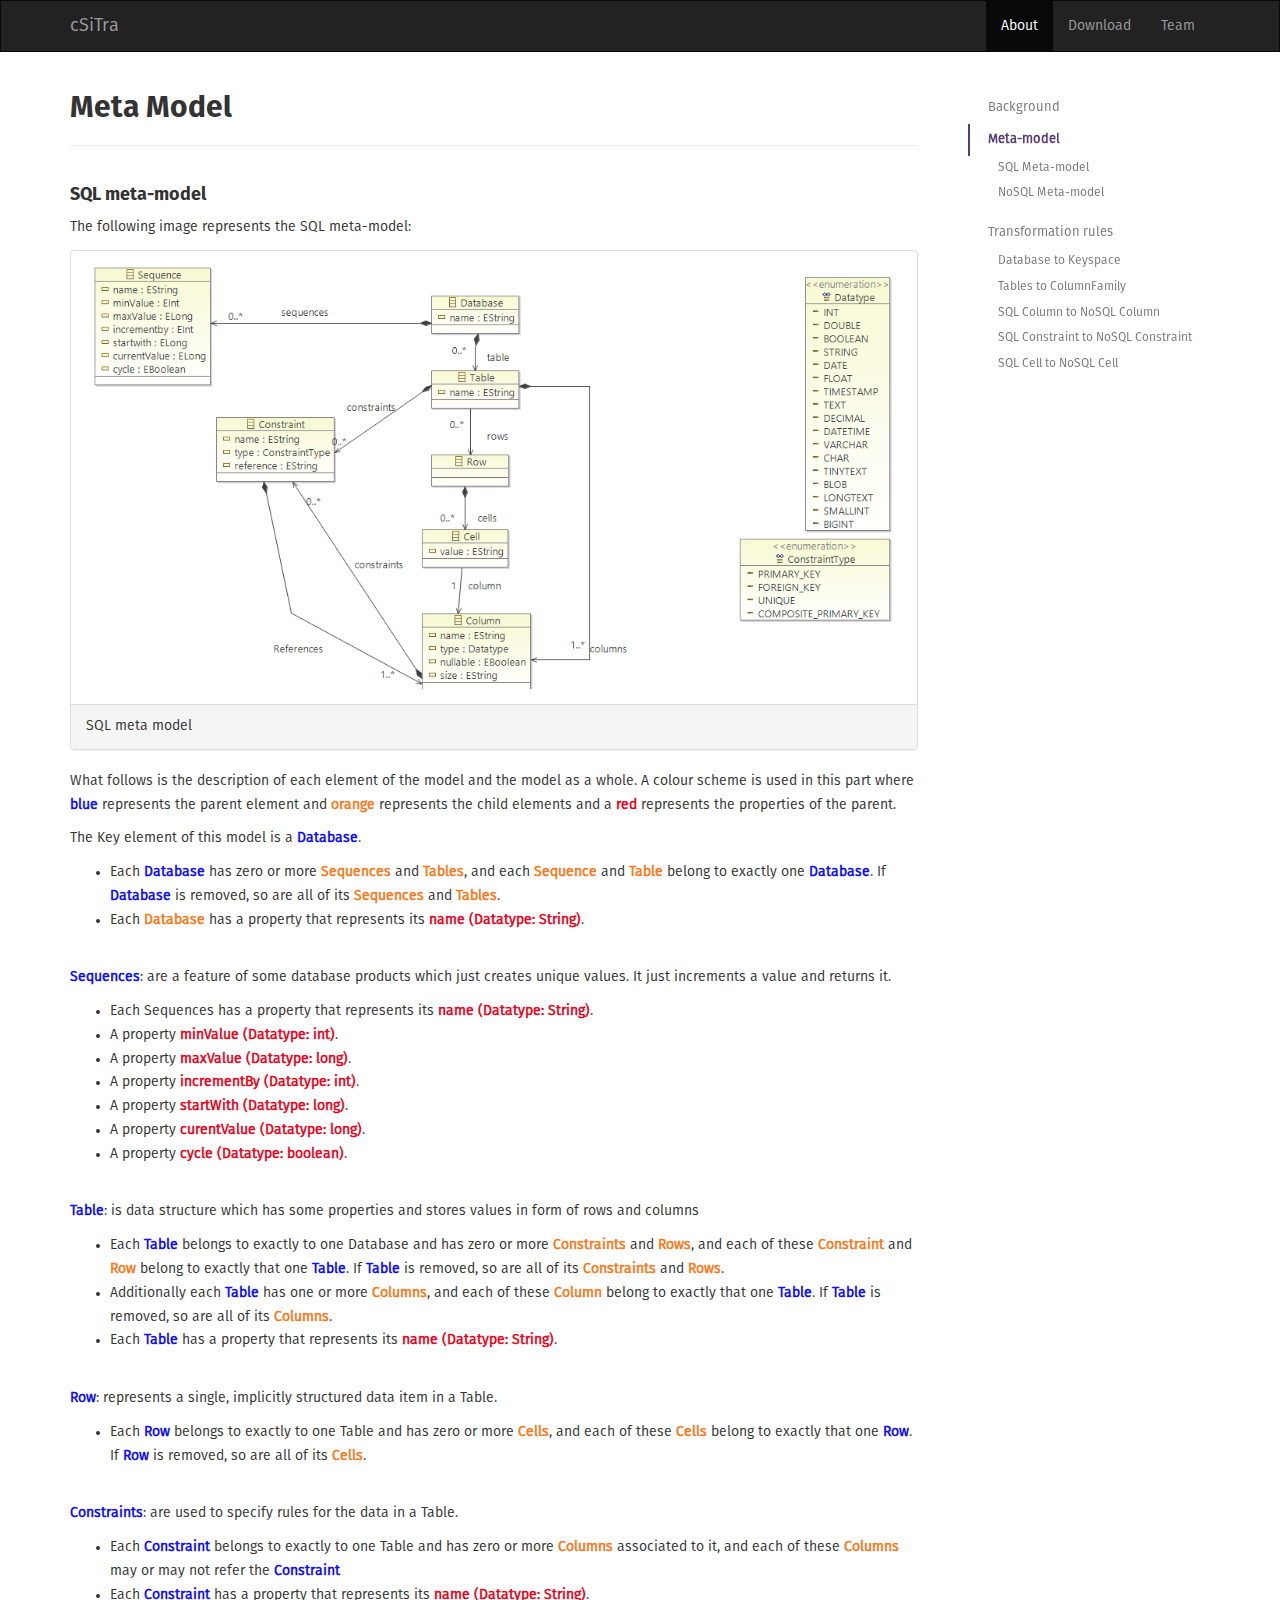
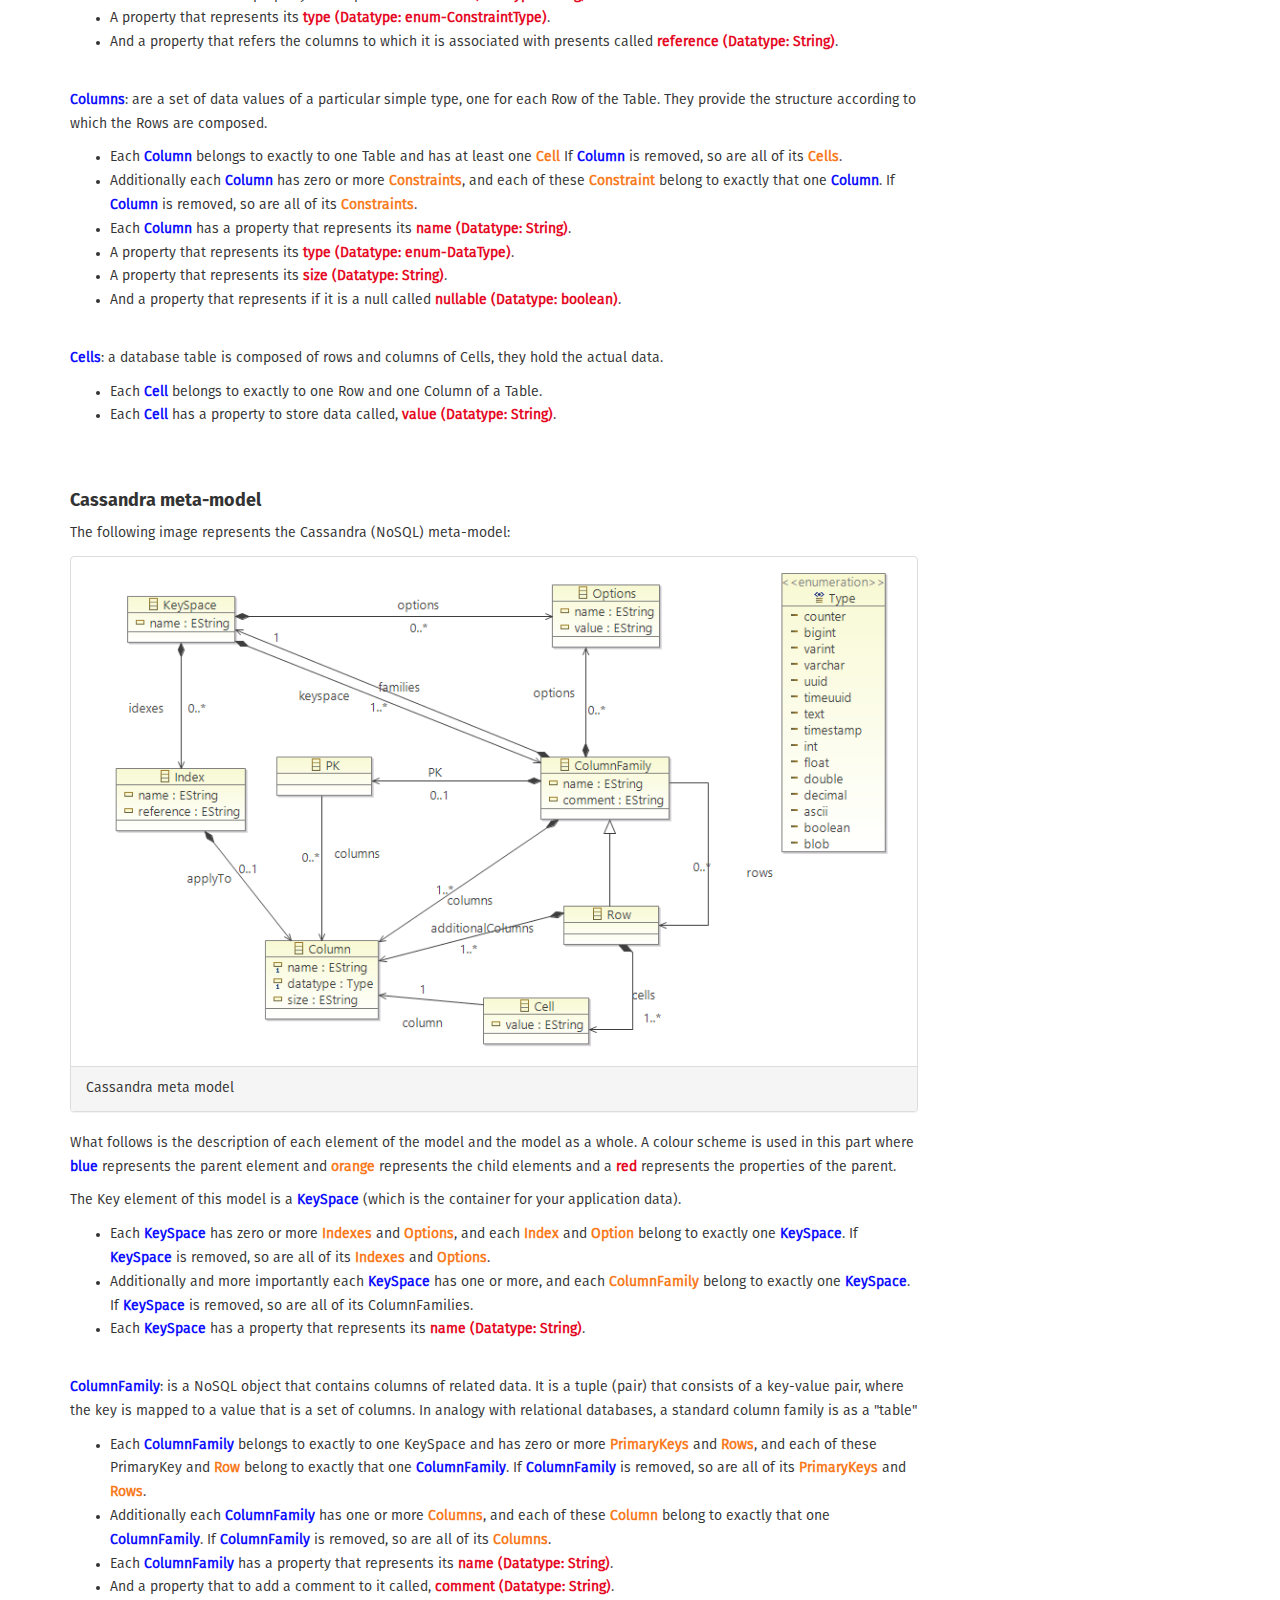
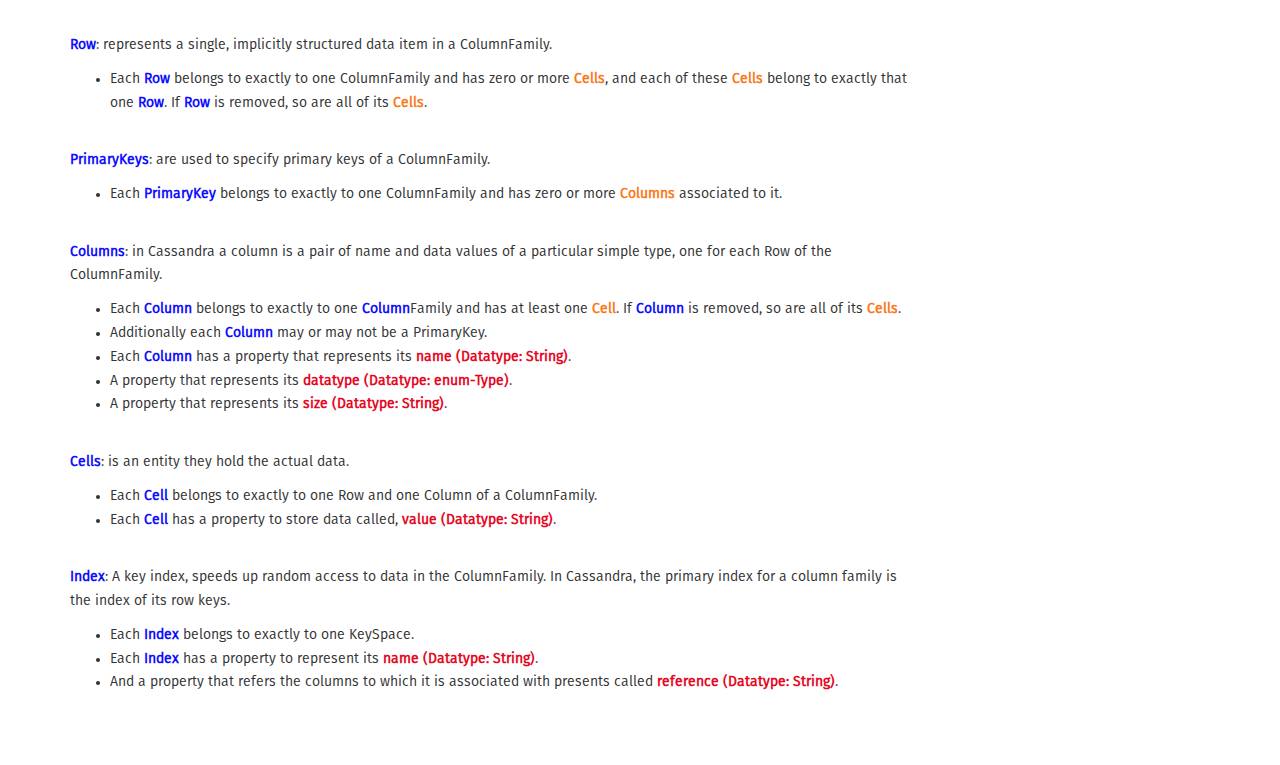
<file: metamodel.html>
<!DOCTYPE html>
<html lang="en">
  <head>
    <meta charset="utf-8">
    <meta http-equiv="X-UA-Compatible" content="IE=edge">
    <meta name="viewport" content="width=device-width, initial-scale=1">
    <meta name="description" content="">
    <meta name="author" content="">

    <title>cSiTra</title>

    <!-- Bootstrap core CSS -->
    <link href="res/css/bootstrap.min.css" rel="stylesheet">

    <!-- Custom styles for this template -->
    <link href="res/css/sticky-footer-navbar.css" rel="stylesheet">

    <!-- HTML5 shim and Respond.js for IE8 support of HTML5 elements and media queries -->
    <!--[if lt IE 9]>
      <script src="https://oss.maxcdn.com/html5shiv/3.7.2/html5shiv.min.js"></script>
      <script src="https://oss.maxcdn.com/respond/1.4.2/respond.min.js"></script>
    <![endif]-->
  </head>

  <body>

    <!-- Fixed navbar -->
    <nav class="navbar navbar-inverse">
      <div class="container">
        <div class="navbar-header">
          <button type="button" class="navbar-toggle collapsed" data-toggle="collapse" data-target="#navbar" aria-expanded="false" aria-controls="navbar">
            <span class="sr-only">Toggle navigation</span>
            <span class="icon-bar"></span>
            <span class="icon-bar"></span>
            <span class="icon-bar"></span>
          </button>
          <a class="navbar-brand" href="#">cSiTra</a>
        </div>
        <div id="navbar" class="collapse navbar-collapse">
          <ul class="nav navbar-nav navbar-right">
            <li class="active"><a href="index.html">About</a></li>
            <li><a href="#about">Download</a></li>
            <li><a href="team.html">Team</a></li>
          </ul>
        </div><!--/.nav-collapse -->
      </div>
    </nav>

    <!-- Begin page content -->
    <div class="container">
      <div class="row">
        <div class="col-md-9" id="content">
          <h2 id="metamodel">Meta Model</h2>
          <hr>
          <h4 id="sql-metamodel">SQL meta-model</h4>
          <p>The following image represents the SQL meta-model:</p>
          <div class="panel panel-default">
            <div class="panel-body">
              <img src="res/images/sql.PNG">
            </div>
            <div class="panel-footer">SQL meta model</div>
          </div>

          <p>What follows is the description of each element of the model and the model as a whole. A colour scheme is used in this part where <span class="blue">blue</span> represents the parent element and <span class="orange">orange</span> represents the child elements and a <span class="red">red</span> represents the properties of the parent.</p>

          <p>The Key element of this model is a <span class="blue">Database</span>.
          <ul>
            <li>Each <span class="blue">Database</span> has zero or more <span class="orange">Sequences</span> and <span class="orange">Tables</span>, and each <span class="orange">Sequence</span> and <span class="orange">Table</span> belong to exactly one <span class="blue">Database</span>. If <span class="blue">Database</span> is removed, so are all of its <span class="orange">Sequences</span> and <span class="orange">Tables</span>.</li>
            <li>Each <span class="orange">Database</span> has a property that represents its <span class="red">name (Datatype: String)</span>.</li>
          </ul> 
          <br>

          <p><span class="blue">Sequences</span>: are a feature of some database products which just creates unique values. It just increments a value and returns it.</p>
          <ul>
            <li>Each <span class+"blue">Sequences</span> has a property that represents its <span class="red">name (Datatype: String)</span>.</li>
            <li>A property <span class="red">minValue (Datatype: int)</span>.</li>
            <li>A property <span class="red">maxValue (Datatype: long)</span>.</li>
            <li>A property <span class="red">incrementBy (Datatype: int)</span>.</li>
            <li>A property <span class="red">startWith (Datatype: long)</span>.</li>
            <li>A property <span class="red">curentValue (Datatype: long)</span>.</li>
            <li>A property <span class="red">cycle (Datatype: boolean)</span>.</li>
          </ul>
          <br>

          <p><span class="blue">Table</span>: is data structure which has some properties and stores values in form of rows and columns</p>
          <ul>
            <li>Each <span class="blue">Table</span> belongs to exactly to one Database and has zero or more <span class="orange">Constraints</span> and <span class="orange">Rows</span>, and each of these <span class="orange">Constraint</span> and <span class="orange">Row</span> belong to exactly that one <span class="blue">Table</span>. If <span class="blue">Table</span> is removed, so are all of its <span class="orange">Constraints</span> and <span class="orange">Rows</span>.</li>
            <li>Additionally each <span class="blue">Table</span> has one or more <span class="orange">Columns</span>, and each of these <span class="orange">Column</span> belong to exactly that one <span class="blue">Table</span>. If <span class="blue">Table</span> is removed, so are all of its <span class="orange">Columns</span>.</li>
            <li>Each <span class="blue">Table</span> has a property that represents its <span class="red">name (Datatype: String)</span>.</li>     
          </ul>
          <br>

          <p><span class="blue">Row</span>: represents a single, implicitly structured data item in a Table.</p>
          <ul>
            <li>Each <span class="blue">Row</span> belongs to exactly to one Table and has zero or more <span class="orange">Cells</span>, and each of these <span class="orange">Cells</span> belong to exactly that one <span class="blue">Row</span>. If <span class="blue">Row</span> is removed, so are all of its <span class="orange">Cells</span>.</li>        
          </ul>
          <br>

          <p><span class="blue">Constraints</span>: are used to specify rules for the data in a Table.</p>
          <ul>
            <li>Each <span class="blue">Constraint</span> belongs to exactly to one Table and has zero or more <span class="orange">Columns</span> associated to it, and each of these <span class="orange">Columns</span> may or may not refer the <span class="blue">Constraint</span> </li>
            <li>Each <span class="blue">Constraint</span> has a property that represents its <span class="red">name (Datatype: String)</span>.</li>
            <li>A property that represents its <span class="red">type (Datatype: enum-ConstraintType)</span>.</li>
            <li>And a property that refers the columns to which it is associated with presents called  <span class="red">reference (Datatype: String)</span>.</li>
          </ul>
          <br>

          <p><span class="blue">Columns</span>: are a set of data values of a particular simple type, one for each Row of the Table. They provide the structure according to which the Rows are composed.</p>
          <ul>
            <li>Each <span class="blue">Column</span> belongs to exactly to one Table and has at least one <span class="orange">Cell</span> If <span class="blue">Column</span> is removed, so are all of its <span class="orange">Cells</span>.</li>
            <li>Additionally each <span class="blue">Column</span> has zero or more <span class="orange">Constraints</span>, and each of these <span class="orange">Constraint</span> belong to exactly that one <span class="blue">Column</span>. If <span class="blue">Column</span> is removed, so are all of its <span class="orange">Constraints</span>.</li>
            <li>Each <span class="blue">Column</span> has a property that represents its <span class="red">name (Datatype: String)</span>.</li>
            <li>A property that represents its <span class="red">type (Datatype: enum-DataType)</span>.</li>
            <li>A property that represents its <span class="red">size (Datatype: String)</span>.</li>
            <li>And a property that represents if it is a null called <span class="red">nullable (Datatype: boolean)</span>.</li>
          </ul>
          <br>

          <p><span class="blue">Cells</span>: a database table is composed of rows and columns of Cells, they hold the actual data.</p>
          <ul>
            <li>Each <span class="blue">Cell</span> belongs to exactly to one Row and one Column of a Table.</li>
            <li>Each <span class="blue">Cell</span> has a property to store data called, <span class="red">value (Datatype: String)</span>.</li>
          </ul>
          <br>

          <h4 id="nosql-metamodel">Cassandra meta-model</h4>
          <p>The following image represents the Cassandra (NoSQL) meta-model:</p>
          <div class="panel panel-default">
            <div class="panel-body">
              <img src="res/images/nosql.PNG">
            </div>
            <div class="panel-footer">Cassandra meta model</div>
          </div>
          <p>What follows is the description of each element of the model and the model as a whole. A colour scheme is used in this part where <span class="blue">blue</span> represents the parent element and <span class="orange">orange</span> represents the child elements and a <span class="red">red</span> represents the properties of the parent.</p>

          <p>The Key element of this model is a <span class="blue">KeySpace</span> (which is the container for your application data).</p> 
          <ul>
            <li>Each <span class="blue">KeySpace</span> has zero or more <span class="orange">Indexes</span> and <span class="orange">Options</span>, and each <span class="orange">Index</span> and <span class="orange">Option</span> belong to exactly one <span class="blue">KeySpace</span>. If <span class="blue">KeySpace</span> is removed, so are all of its <span class="orange">Indexes</span> and <span class="orange">Options</span>.</li>
            <li>Additionally and more importantly each <span class="blue">KeySpace</span> has one or more, and each <span class="orange">ColumnFamily</span> belong to exactly one <span class="blue">KeySpace</span>. If <span class="blue">KeySpace</span> is removed, so are all of its ColumnFamilies.</li>
            <li>Each <span class="blue">KeySpace</span> has a property that represents its <span class="red">name (Datatype: String)</span>.</li>
          </ul>
          <br>

          <p><span class="blue">ColumnFamily</span>: is a NoSQL object that contains columns of related data. It is a tuple (pair) that consists of a key-value pair, where the key is mapped to a value that is a set of columns. In analogy with relational databases, a standard column family is as a "table"</p>
          <ul>
            <li>Each <span class="blue">ColumnFamily</span> belongs to exactly to one KeySpace and has zero or more <span class="orange">PrimaryKeys</span> and <span class="orange">Rows</span>, and each of these PrimaryKey and <span class="orange">Row</span> belong to exactly that one <span class="blue">ColumnFamily</span>. If <span class="blue">ColumnFamily</span> is removed, so are all of its <span class="orange">PrimaryKeys</span> and <span class="orange">Rows</span>.</li>
            <li>Additionally each <span class="blue">ColumnFamily</span> has one or more <span class="orange">Columns</span>, and each of these <span class="orange">Column</span> belong to exactly that one <span class="blue">ColumnFamily</span>. If <span class="blue">ColumnFamily</span> is removed, so are all of its <span class="orange">Columns</span>.</li>
            <li>Each <span class="blue">ColumnFamily</span> has a property that represents its <span class="red">name (Datatype: String)</span>.</li>
            <li>And a property that to add a comment to it called, <span class="red">comment (Datatype: String)</span>.</li>
          </ul>
          <br>

          <p><span class="blue">Row</span>: represents a single, implicitly structured data item in a ColumnFamily.</p>
          <ul>
            <li>Each <span class="blue">Row</span> belongs to exactly to one ColumnFamily and has zero or more <span class="orange">Cells</span>, and each of these <span class="orange">Cells</span> belong to exactly that one <span class="blue">Row</span>. If <span class="blue">Row</span> is removed, so are all of its <span class="orange">Cells</span>.</li>
          </ul>
          <br>

          <p><span class="blue">PrimaryKeys</span>: are used to specify primary keys of a ColumnFamily.</p>
          <ul>
            <li>Each <span class="blue">PrimaryKey</span> belongs to exactly to one ColumnFamily and has zero or more <span class="orange">Columns</span> associated to it. </li>
          </ul>
          <br>

          <p><span class="blue">Columns</span>: in Cassandra a column is a pair of name and data values of a particular simple type, one for each Row of the ColumnFamily.</p>
          <ul>
            <li>Each <span class="blue">Column</span> belongs to exactly to one <span class="blue">Column</span>Family and has at least one <span class="orange">Cell</span>. If <span class="blue">Column</span> is removed, so are all of its <span class="orange">Cells</span>.</li>
            <li>Additionally each <span class="blue">Column</span> may or may not be a PrimaryKey.</li>
            <li>Each <span class="blue">Column</span> has a property that represents its <span class="red">name (Datatype: String)</span>.</li>
            <li>A property that represents its <span class="red">datatype (Datatype: enum-Type)</span>.</li>
            <li>A property that represents its <span class="red">size (Datatype: String)</span>.</li>
          </ul>
          <br>

          <p><span class="blue">Cells</span>: is an entity they hold the actual data.</p>
          <ul>
            <li>Each <span class="blue">Cell</span> belongs to exactly to one Row and one Column of a ColumnFamily.</li>
            <li>Each <span class="blue">Cell</span> has a property to store data called, <span class="red">value (Datatype: String)</span>.</li>
          </ul>
          <br>

          <p><span class="blue">Index</span>: A key index, speeds up random access to data in the ColumnFamily. In Cassandra, the primary index for a column family is the index of its row keys.</p>
          <ul>
            <li>Each <span class="blue">Index</span> belongs to exactly to one KeySpace.</li>
            <li>Each <span class="blue">Index</span> has a property to represent its <span class="red">name (Datatype: String)</span>.</li>
            <li>And a property that refers the columns to which it is associated with presents called <span class="red">reference (Datatype: String)</span>.</li>
          </ul>  
      	</div>
	      <div class="col-md-3" id="sidebar">
          <nav class="bs-docs-sidebar hidden-print hidden-xs hidden-sm affix">
            <ul class="nav bs-docs-sidenav">
              <li><a href="index.html">Background</a></li>
              <li class="active">
                <a href="metamodel.html">Meta-model</a>
                <ul class="nav">
                  <li><a href="metamodel.html#sql-metamodel">SQL Meta-model</a></li>
                  <li><a href="metamodel.html#nosql-metamodel">NoSQL Meta-model</a></li>
                </ul>
              </li>
              <li>
                <a href="transformation.html">Transformation rules</a>
                <ul class="nav">
                  <li><a href="transformation.html#Database2Keyspace">Database to Keyspace</a></li>
                  <li><a href="transformation.html#Table2ColumnFamily">Tables to ColumnFamily</a></li>
                  <li><a href="transformation.html#SqlCol2NoSqlCol">SQL Column to NoSQL Column</a></li>
                  <li><a href="transformation.html#SQLCons2NoSQLCons">SQL Constraint to NoSQL Constraint</a></li>
                  <li><a href="transformation.html#SQLCell2NoSQLCell">SQL Cell to NoSQL Cell</a></li>
                </ul>
              </li>  
            </ul>
          </nav>
        </div>
      </div>
    </div>

    <!--
    <footer class="footer">
      <div class="container">
        <p class="text-muted">Place sticky footer content here.</p>
      </div>
    </footer>
    -->

    <!-- Bootstrap core JavaScript
    ================================================== -->
    <!-- Placed at the end of the document so the pages load faster -->
    <script src="https://ajax.googleapis.com/ajax/libs/jquery/1.11.2/jquery.min.js"></script>
    <script src="res/js/bootstrap.min.js"></script>
  </body>
</html>
</file>
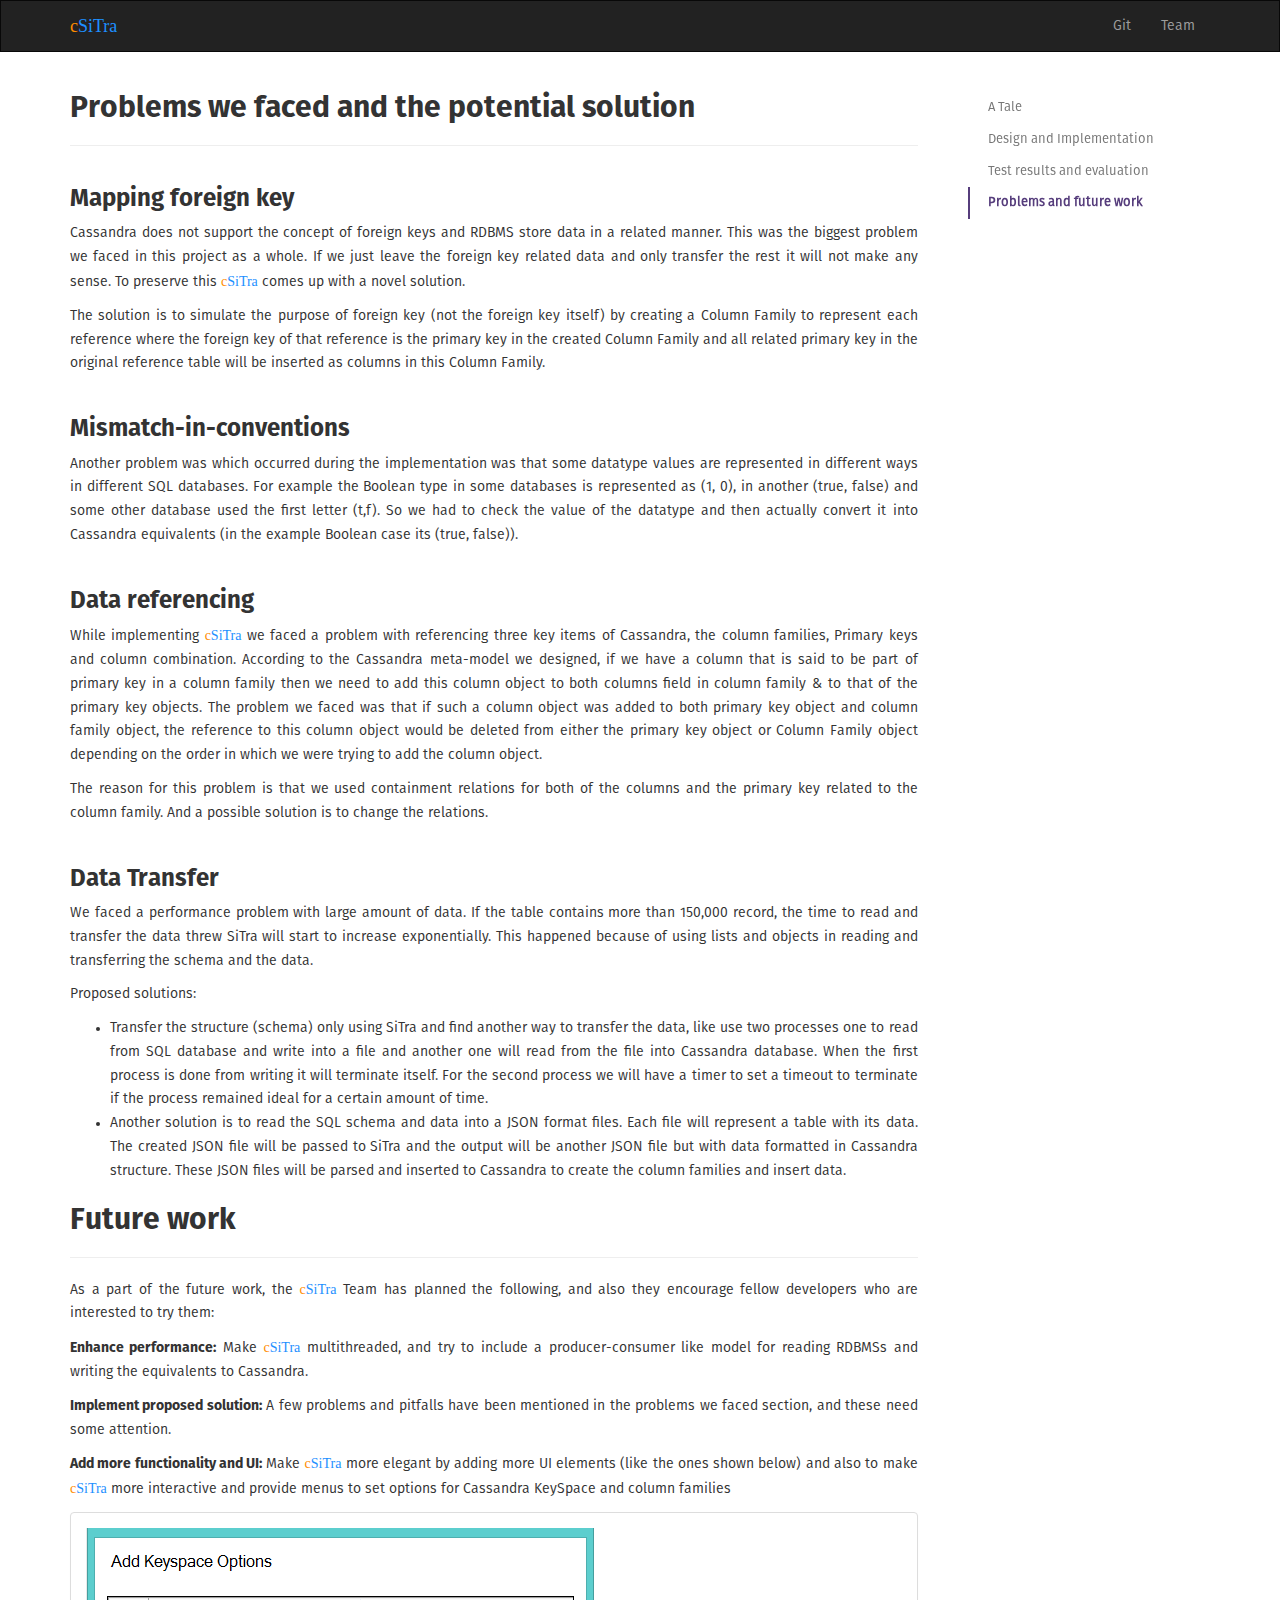
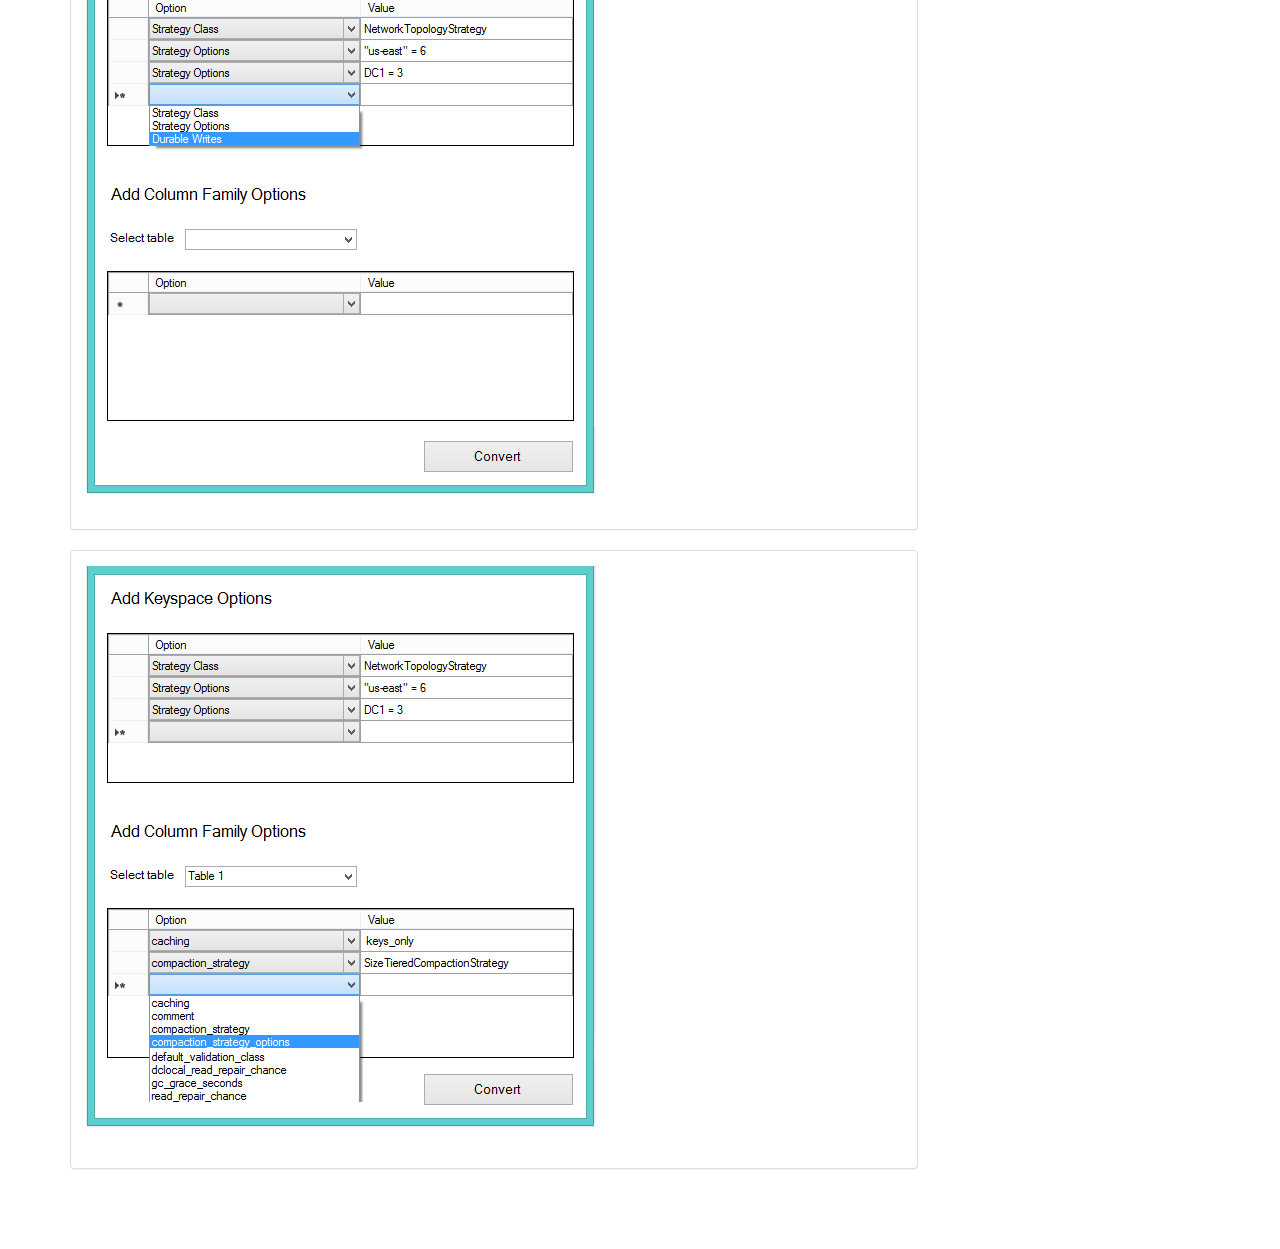
<file: problem.html>
<!DOCTYPE html>
<html lang="en">
  <head>
    <meta charset="utf-8">
    <meta http-equiv="X-UA-Compatible" content="IE=edge">
    <meta name="viewport" content="width=device-width, initial-scale=1">
    <meta name="description" content="">
    <meta name="author" content="">

    <title>cSiTra</title>

    <!-- Bootstrap core CSS -->
    <link href="res/css/bootstrap.min.css" rel="stylesheet">

    <!-- Custom styles for this template -->
    <link href="res/css/sticky-footer-navbar.css" rel="stylesheet">

    <!-- HTML5 shim and Respond.js for IE8 support of HTML5 elements and media queries -->
    <!--[if lt IE 9]>
      <script src="https://oss.maxcdn.com/html5shiv/3.7.2/html5shiv.min.js"></script>
      <script src="https://oss.maxcdn.com/respond/1.4.2/respond.min.js"></script>
    <![endif]-->
  </head>

  <body>

    <!-- Fixed navbar -->
    <nav class="navbar navbar-inverse">
      <div class="container">
        <div class="navbar-header">
          <button type="button" class="navbar-toggle collapsed" data-toggle="collapse" data-target="#navbar" aria-expanded="false" aria-controls="navbar">
            <span class="sr-only">Toggle navigation</span>
            <span class="icon-bar"></span>
            <span class="icon-bar"></span>
            <span class="icon-bar"></span>
          </button>
				<a class="navbar-brand" href="index.html"><span style="font-family:Lucida Console; color:DarkOrange">c</span><span style="font-family:Lucida Console; color:DodgerBlue">SiTra</span></a>
        </div>
        <div id="navbar" class="collapse navbar-collapse">
          <ul class="nav navbar-nav navbar-right">
            <li><a href="https://github.com/cSiTra/cSiTra-Project">Git</a></li>
            <li><a href="team.html">Team</a></li>
          </ul>
        </div><!--/.nav-collapse -->
      </div>
    </nav>

    <!-- Begin page content -->
    <div class="container">
      <div class="row">
        <div class="col-md-9" id="content">
          <h2 id="design">Problems we faced and the potential solution</h2>
          <hr>
          <h3>Mapping foreign key</h3>
          <p align="justify">Cassandra does not support the concept of foreign keys and RDBMS store data in a related manner. This was the biggest problem we faced in this project as a whole. If we just leave the foreign key related data and only transfer the rest it will not make any sense. To preserve this <span style="font-family:Lucida Console; color:DarkOrange">c</span><span style="font-family:Lucida Console; color:DodgerBlue">SiTra</span> comes up with a novel solution.</p>

          <p align="justify">The solution is to simulate the purpose of foreign key (not the foreign key itself) by creating a Column Family to represent each reference where the foreign key of that reference is the primary key in the created Column Family and all related primary key in the original reference table will be inserted as columns in this Column Family.</p>

          <h3>Mismatch-in-conventions</h3>
          <p align="justify">Another problem was which occurred during the implementation was that some datatype values are represented in different ways in different SQL databases. For example the Boolean type in some databases is represented as (1, 0), in another (true, false) and some other database used the first letter (t,f). So we had to check the value of the datatype and then actually convert it into Cassandra equivalents (in the example Boolean case its (true, false)).</p>   

          <h3>Data referencing</h3>
          <p align="justify">While implementing <span style="font-family:Lucida Console; color:DarkOrange">c</span><span style="font-family:Lucida Console; color:DodgerBlue">SiTra</span> we faced a problem with referencing three key items of Cassandra, the column families, Primary keys and column combination. According to the Cassandra meta-model we designed, if we have a column that is said to be part of primary key in a column family then we need to add this column object to both columns field in column family & to that of the primary key objects. The problem we faced was that if such a column object was added to both primary key object and column family object, the reference to this column object would be deleted from either the primary key object or Column Family object depending on the order in which we were trying to add the column object.</p>

          <p align="justify">The reason for this problem is that we used containment relations for both of the columns and the primary key related to the column family. And a possible solution is to change the relations.</p>

          <h3>Data Transfer</h3>
          <p align="justify">We faced a performance problem with large amount of data. If the table contains more than 150,000 record, the time to read and transfer the data threw SiTra will start to increase exponentially. This happened because of using lists and objects in reading and transferring the schema and the data.</p>

          <p align="justify">Proposed solutions:</p>
          <ul>
            <li align="justify">Transfer the structure (schema) only using SiTra and find another way to transfer the data, like use two processes one to read from SQL database and write into a file and another one will read from the file into Cassandra database. When the first process is done from writing it will terminate itself. For the second process we will have a timer to set a timeout to terminate if the process remained ideal for a certain amount of time.</li>

            <li align="justify">Another solution is to read the SQL schema and data into a JSON format files. Each file will represent a table with its data. The created JSON file will be passed to SiTra and the output will be another JSON file but with data formatted in Cassandra structure. These JSON files will be parsed and inserted to Cassandra to create the column families and insert data.</li>

            </li>
          </ul>
          
          
          <h2 id="design">Future work</h2>
          <hr>
          <p align="justify">As a part of the future work, the <span style="font-family:Lucida Console; color:DarkOrange">c</span><span style="font-family:Lucida Console; color:DodgerBlue">SiTra</span> Team has planned the following, and also they encourage fellow developers who are interested to try them:</p>
          <p align="justify"><strong>Enhance performance:</strong> Make <span style="font-family:Lucida Console; color:DarkOrange">c</span><span style="font-family:Lucida Console; color:DodgerBlue">SiTra</span> multithreaded, and try to include a producer-consumer like model for reading RDBMSs and writing the equivalents to Cassandra.</p>
          <p align="justify"><strong>Implement proposed solution:</strong> A few problems and pitfalls have been mentioned in the problems we faced section, and these need some attention.</p>
          <p align="justify"><strong>Add more functionality and UI:</strong> Make <span style="font-family:Lucida Console; color:DarkOrange">c</span><span style="font-family:Lucida Console; color:DodgerBlue">SiTra</span> more elegant by adding more UI elements (like the ones shown below) and also to make <span style="font-family:Lucida Console; color:DarkOrange">c</span><span style="font-family:Lucida Console; color:DodgerBlue">SiTra</span> more interactive and provide menus to set options for Cassandra KeySpace and column families </p>
          <div class="panel panel-default">
					<div class="panel-body">
						<img src="res/images/future1.PNG" class="images" />
					</div>
			</div>
			<div class="panel panel-default">
					<div class="panel-body">
						<img src="res/images/futrue2.PNG" class="images" />
					</div>
			</div>         
      	</div>
	      <div class="col-md-3" id="sidebar">
          <nav class="bs-docs-sidebar hidden-print hidden-xs hidden-sm affix">
            <ul class="nav bs-docs-sidenav">
              <li><a href="index.html">A Tale</a></li>
              <li>
                <a href="design.html">Design and Implementation</a>
              </li>
              <li>
                <a href="results.html">Test results and evaluation</a>
              </li>  
              <li class="active">
              <a href="problem.html">Problems and future work</a>
              </li> 
            </ul>
          </nav>
        </div>
      </div>
    </div>

    <!--
    <footer class="footer">
      <div class="container">
        <p class="text-muted">Place sticky footer content here.</p>
      </div>
    </footer>
    -->

    <!-- Bootstrap core JavaScript
    ================================================== -->
    <!-- Placed at the end of the document so the pages load faster -->
    <script src="https://ajax.googleapis.com/ajax/libs/jquery/1.11.2/jquery.min.js"></script>
    <script src="res/js/bootstrap.min.js"></script>
  </body>
</html>
</file>
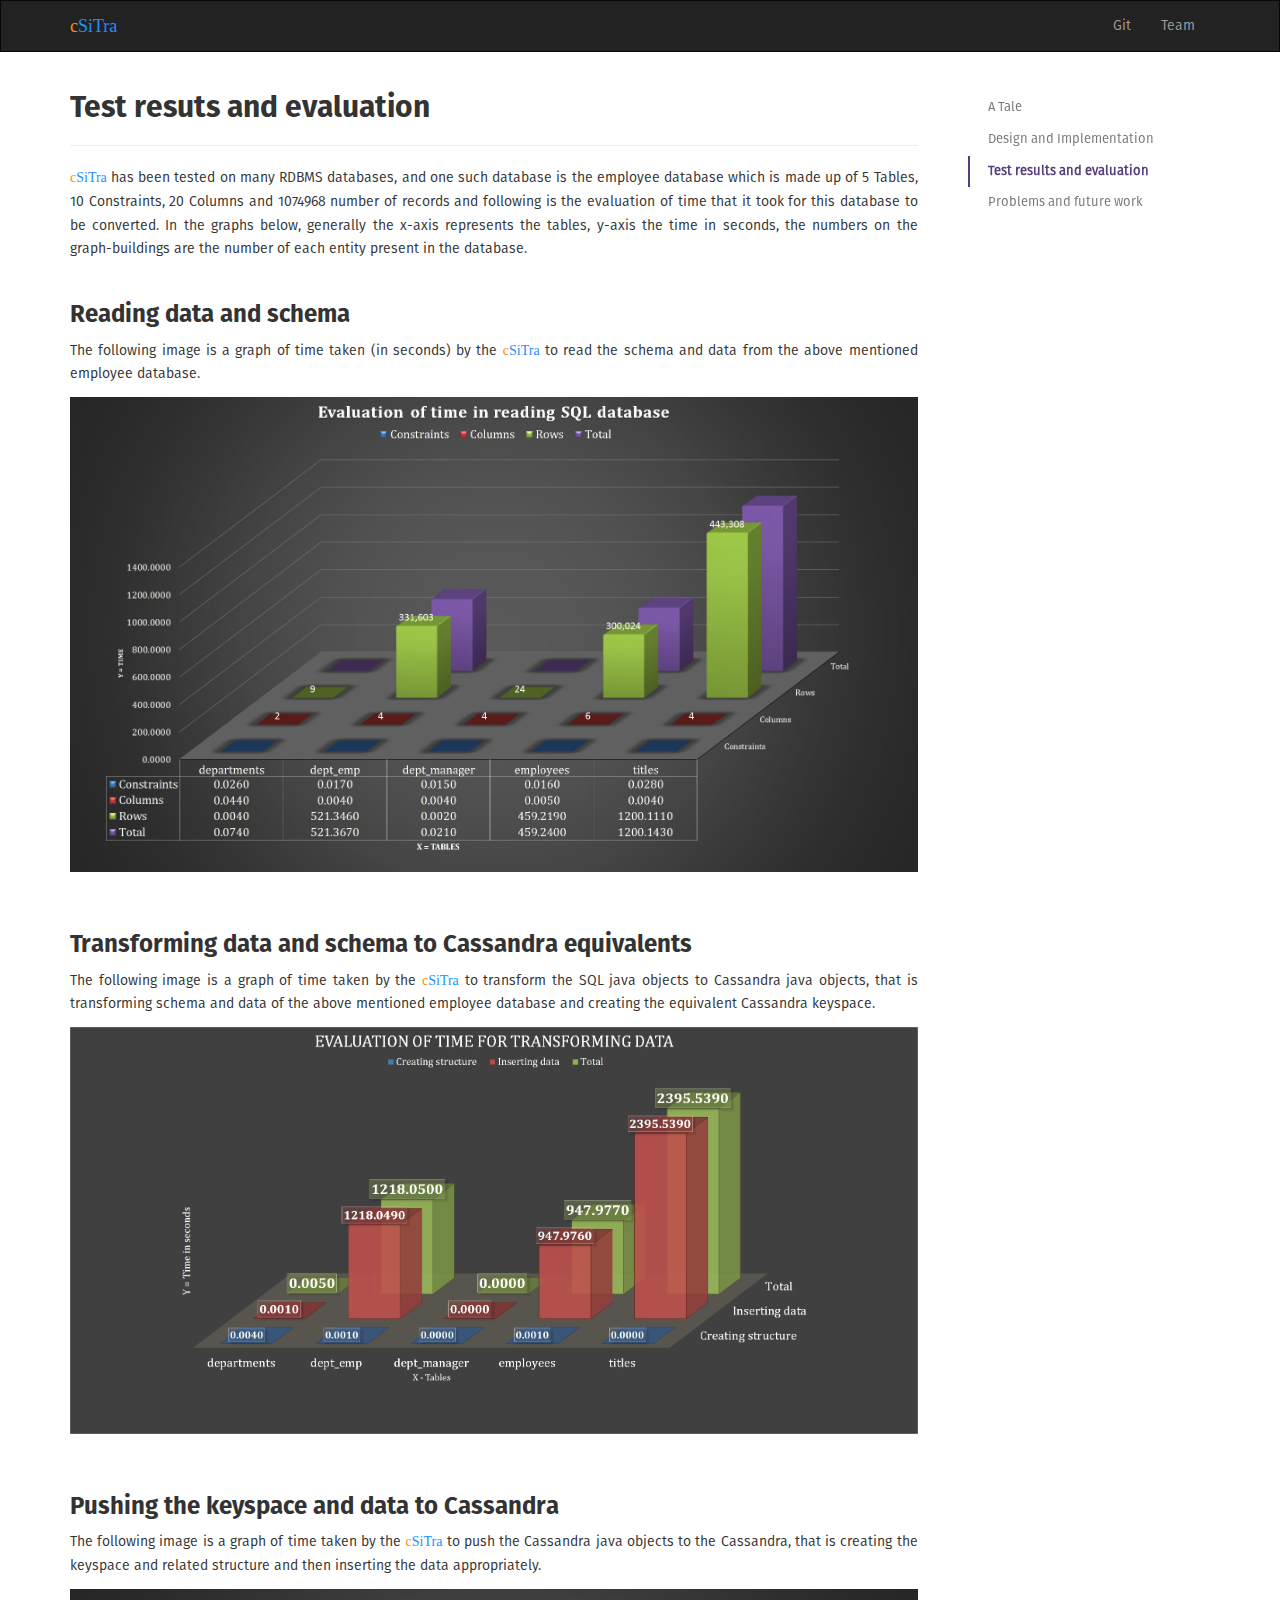
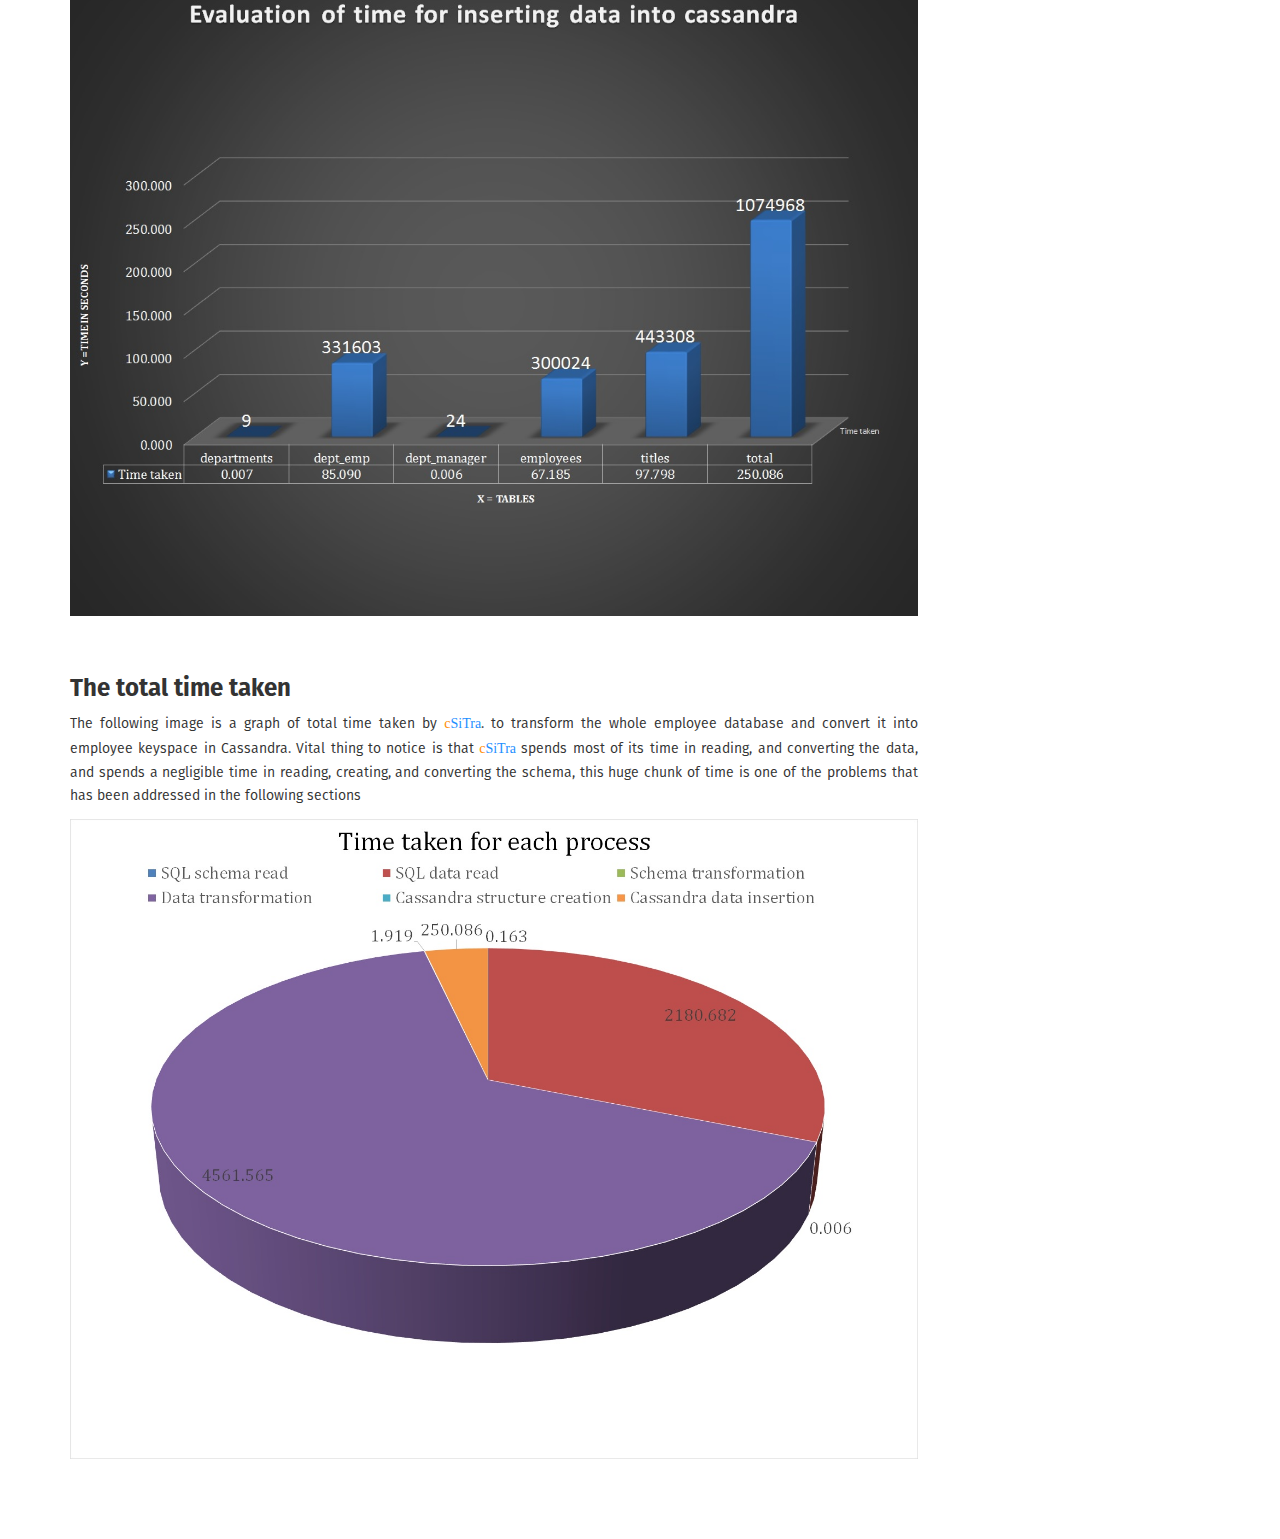
<file: results.html>
<!DOCTYPE html>
<html lang="en">
<head>
<meta charset="utf-8">
<meta http-equiv="X-UA-Compatible" content="IE=edge">
<meta name="viewport" content="width=device-width, initial-scale=1">
<meta name="description" content="">
<meta name="author" content="">

<title>cSiTra</title>

<!-- Bootstrap core CSS -->
<link href="res/css/bootstrap.min.css" rel="stylesheet">

<!-- Custom styles for this template -->
<link href="res/css/sticky-footer-navbar.css" rel="stylesheet">

<!-- HTML5 shim and Respond.js for IE8 support of HTML5 elements and media queries -->
<!--[if lt IE 9]>
      <script src="https://oss.maxcdn.com/html5shiv/3.7.2/html5shiv.min.js"></script>
      <script src="https://oss.maxcdn.com/respond/1.4.2/respond.min.js"></script>
    <![endif]-->
</head>

<body>

	<!-- Fixed navbar -->
	<nav class="navbar navbar-inverse">
		<div class="container">
			<div class="navbar-header">
				<button type="button" class="navbar-toggle collapsed"
					data-toggle="collapse" data-target="#navbar" aria-expanded="false"
					aria-controls="navbar">
					<span class="sr-only">Toggle navigation</span> <span
						class="icon-bar"></span> <span class="icon-bar"></span> <span
						class="icon-bar"></span>
				</button>
				<a class="navbar-brand" href="index.html"><span
					style="font-family: Lucida Console; color: DarkOrange">c</span><span
					style="font-family: Lucida Console; color: DodgerBlue">SiTra</span></a>
			</div>
			<div id="navbar" class="collapse navbar-collapse">
				<ul class="nav navbar-nav navbar-right">
					<li><a href="https://github.com/cSiTra/cSiTra-Project">Git</a></li>
					<li><a href="team.html">Team</a></li>
				</ul>
			</div>
			<!--/.nav-collapse -->
		</div>
	</nav>

	<!-- Begin page content -->
	<div class="container">
		<div class="row">
			<div class="col-md-9" id="content">
				<h2 id="design">Test resuts and evaluation</h2>
				<hr>
				<p align="justify">
					<span style="font-family: Lucida Console; color: DarkOrange">c</span><span
						style="font-family: Lucida Console; color: DodgerBlue">SiTra</span>
					has been tested on many RDBMS databases, and one such database is
					the employee database which is made up of 5 Tables, 10 Constraints,
					20 Columns and 1074968 number of records and following is the
					evaluation of time that it took for this database to be converted.
					In the graphs below, generally the x-axis represents the tables,
					y-axis the time in seconds, the numbers on the graph-buildings are
					the number of each entity present in the database.
				</p>
				<h3>Reading data and schema</h3>
				<p align="justify">
					The following image is a graph of time taken (in seconds) by the <span
						style="font-family: Lucida Console; color: DarkOrange">c</span><span
						style="font-family: Lucida Console; color: DodgerBlue">SiTra</span>
					to read the schema and data from the above mentioned employee
					database.
				</p>
				<img src="res/images/graphread.jpg" width="100%" class="images" />
				<h3>Transforming data and schema to Cassandra equivalents</h3>
				<p align="justify">
					The following image is a graph of time taken by the <span
						style="font-family: Lucida Console; color: DarkOrange">c</span><span
						style="font-family: Lucida Console; color: DodgerBlue">SiTra</span>
					to transform the SQL java objects to Cassandra java objects, that
					is transforming schema and data of the above mentioned employee
					database and creating the equivalent Cassandra keyspace.
				</p>
				<img src="res/images/graphtransform.jpg" width="100%" class="images" />
				<h3>Pushing the keyspace and data to Cassandra</h3>
				<p align="justify">
					The following image is a graph of time taken by the <span
						style="font-family: Lucida Console; color: DarkOrange">c</span><span
						style="font-family: Lucida Console; color: DodgerBlue">SiTra</span>
					to push the Cassandra java objects to the Cassandra, that is
					creating the keyspace and related structure and then inserting the
					data appropriately.
				</p>
				<img src="res/images/graphwrite.jpg" width="100%" class="images" />
				<h3>The total time taken</h3>
				<p align="justify">
					The following image is a graph of total time taken by <span
						style="font-family: Lucida Console; color: DarkOrange">c</span><span
						style="font-family: Lucida Console; color: DodgerBlue">SiTra</span>.
					to transform the whole employee database and convert it into
					employee keyspace in Cassandra. Vital thing to notice is that <span
						style="font-family: Lucida Console; color: DarkOrange">c</span><span
						style="font-family: Lucida Console; color: DodgerBlue">SiTra</span>
					spends most of its time in reading, and converting the data, and
					spends a negligible time in reading, creating, and converting the
					schema, this huge chunk of time is one of the problems that has
					been addressed in the following sections
				</p>
				<img src="res/images/graphtotaltime.jpg" width="100%" class="images" />
			</div>
			<div class="col-md-3" id="sidebar">
				<nav class="bs-docs-sidebar hidden-print hidden-xs hidden-sm affix">
					<ul class="nav bs-docs-sidenav">
						<li><a href="index.html">A Tale</a></li>
						<li><a href="design.html">Design and Implementation</a></li>
						<li class="active"><a href="results.html">Test results
								and evaluation</a></li>
						<li><a href="problem.html">Problems and future work</a></li>
					</ul>
				</nav>
			</div>
		</div>
	</div>

	<!--
    <footer class="footer">
      <div class="container">
        <p class="text-muted">Place sticky footer content here.</p>
      </div>
    </footer>
    -->

	<!-- Bootstrap core JavaScript
    ================================================== -->
	<!-- Placed at the end of the document so the pages load faster -->
	<script
		src="https://ajax.googleapis.com/ajax/libs/jquery/1.11.2/jquery.min.js"></script>
	<script src="res/js/bootstrap.min.js"></script>
</body>
</html>
</file>
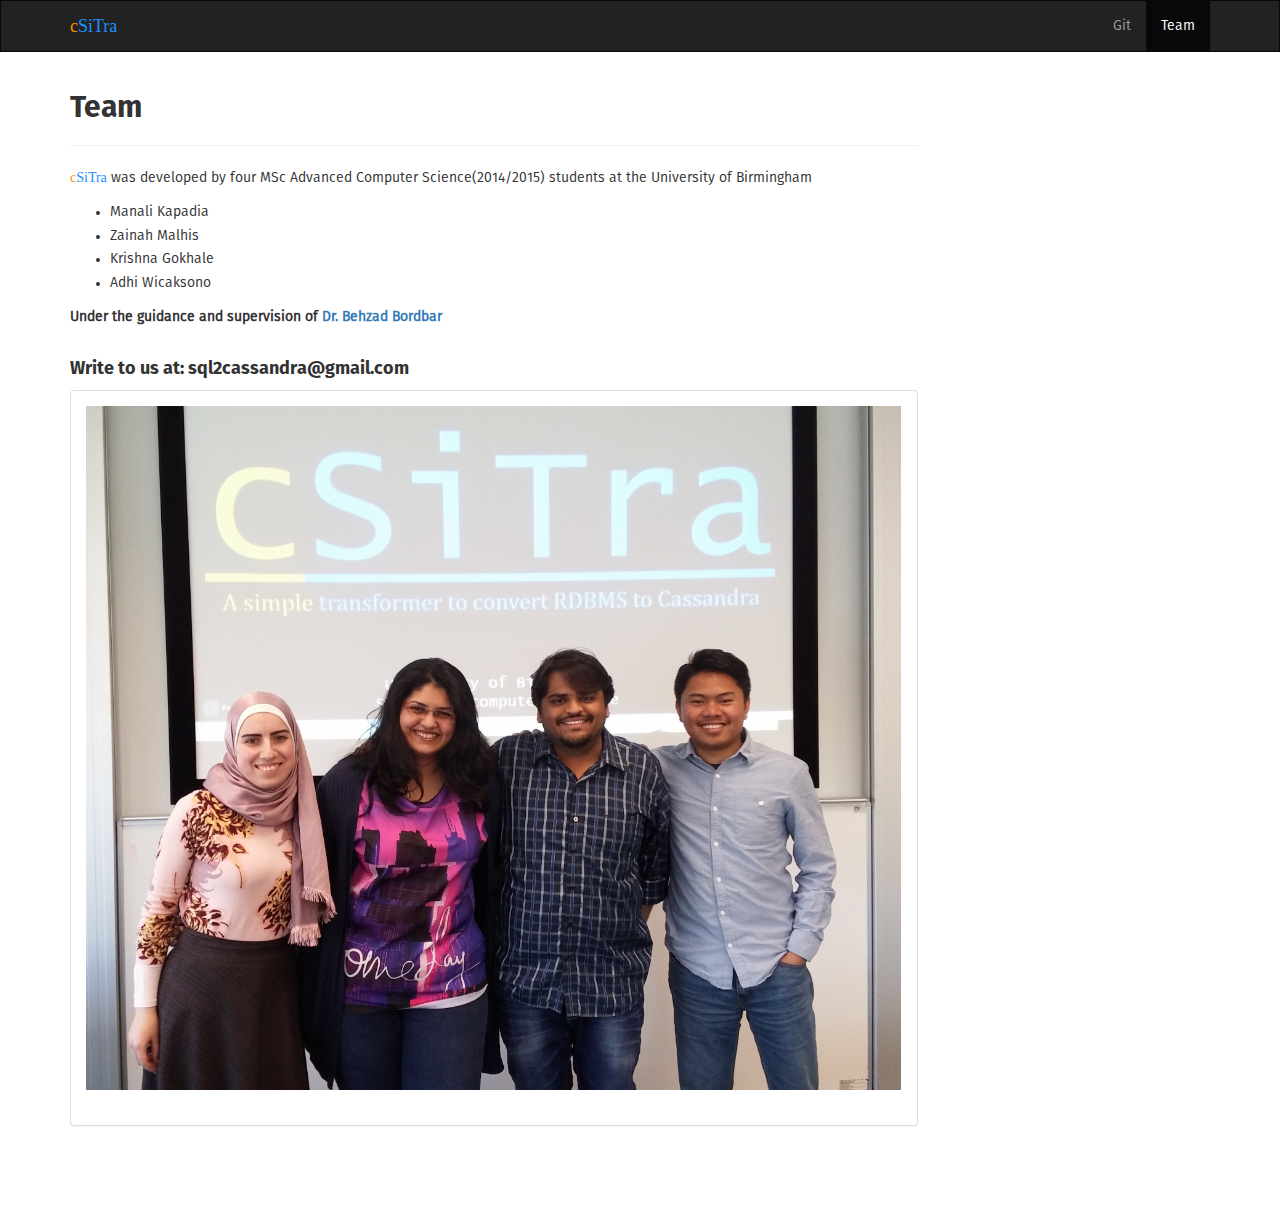
<file: team.html>
<!DOCTYPE html>
<html lang="en">
  <head>
    <meta charset="utf-8">
    <meta http-equiv="X-UA-Compatible" content="IE=edge">
    <meta name="viewport" content="width=device-width, initial-scale=1">
    <meta name="description" content="">
    <meta name="author" content="">

    <title>cSiTra</title>

    <!-- Bootstrap core CSS -->
    <link href="res/css/bootstrap.min.css" rel="stylesheet">

    <!-- Custom styles for this template -->
    <link href="res/css/sticky-footer-navbar.css" rel="stylesheet">

    <!-- HTML5 shim and Respond.js for IE8 support of HTML5 elements and media queries -->
    <!--[if lt IE 9]>
      <script src="https://oss.maxcdn.com/html5shiv/3.7.2/html5shiv.min.js"></script>
      <script src="https://oss.maxcdn.com/respond/1.4.2/respond.min.js"></script>
    <![endif]-->
  </head>

  <body>

    <!-- Fixed navbar -->
    <nav class="navbar navbar-inverse">
      <div class="container">
        <div class="navbar-header">
          <button type="button" class="navbar-toggle collapsed" data-toggle="collapse" data-target="#navbar" aria-expanded="false" aria-controls="navbar">
            <span class="sr-only">Toggle navigation</span>
            <span class="icon-bar"></span>
            <span class="icon-bar"></span>
            <span class="icon-bar"></span>
          </button>
				<a class="navbar-brand" href="index.html"><span style="font-family:Lucida Console; color:DarkOrange">c</span><span style="font-family:Lucida Console; color:DodgerBlue">SiTra</span></a>
        </div>
        <div id="navbar" class="collapse navbar-collapse">
          <ul class="nav navbar-nav navbar-right">
            <li><a href="https://github.com/cSiTra/cSiTra-Project">Git</a></li>
            <li class="active"><a href="team.html">Team</a></li>
          </ul>
        </div><!--/.nav-collapse -->
      </div>
    </nav>

    <!-- Begin page content -->
    <div class="container">
      <div class="row">
        <div class="col-md-9" id="content">
          <h2 id="transformation">Team</h2>
          <hr>
          <p><span style="font-family:Lucida Console; color:DarkOrange">c</span><span style="font-family:Lucida Console; color:DodgerBlue">SiTra</span> was developed by four MSc Advanced Computer Science(2014/2015) students at the University of Birmingham</p>
          <ul>
            <li>Manali Kapadia</li>
            <li>Zainah Malhis</li>
            <li>Krishna Gokhale</li>
            <li>Adhi Wicaksono</li>
          </ul>
          <p align="justify"><b>Under the guidance and supervision of <a href="http://www.cs.bham.ac.uk/~bxb/">Dr. Behzad Bordbar</a></b></p>
          <h4>Write to us at: sql2cassandra@gmail.com </h4>
          
          <div class="panel panel-default">
					<div class="panel-body">
						<img src="res/images/team.jpg" class="images" />
					</div>
			</div> 
			
			
        </div>
      </div>
    </div>

    <!--
    <footer class="footer">
      <div class="container">
        <p class="text-muted">Place sticky footer content here.</p>
      </div>
    </footer>
    -->

    <!-- Bootstrap core JavaScript
    ================================================== -->
    <!-- Placed at the end of the document so the pages load faster -->
    <script src="https://ajax.googleapis.com/ajax/libs/jquery/1.11.2/jquery.min.js"></script>
    <script src="res/js/bootstrap.min.js"></script>
  </body>
</html>
</file>
<file: res/css/sticky-footer-navbar.css>
/* Sticky footer styles
-------------------------------------------------- */
@font-face {
  font-family: 'fira sans';
  src: url('../fonts/FiraSans-Book.otf');
}
@font-face {
  font-family: 'fira sans bold';
  src: url('../fonts/FiraSans-Bold.otf');
}
html {
  min-height: 100%;
}
body {
  position: relative;
  margin-bottom: 60px;
  font-family: 'fira sans', sans-serif;
  line-height: 1.7em;
}
.footer {
  position: absolute;
  bottom: 0;
  width: 100%;
  /* Set the fixed height of the footer here */
  height: 60px;
  background-color: #f5f5f5;
}


/* Custom page CSS
-------------------------------------------------- */
/* Not required for template or sticky footer method. */

body > .container {
  /*padding: 60px 15px 0;*/
}
.container .text-muted {
  margin: 20px 0;
}

.footer > .container {
  padding-right: 15px;
  padding-left: 15px;
}

code {
  font-size: 80%;
}

img {
  max-width: 100%;
}

.bs-docs-sidebar.affix {
    position: fixed;
}

h3, h4 {
  padding-top: 20px;
}

@media (min-width:768px) {
    .bs-docs-sidebar {
        padding-left: 20px
    }
}

h1, h2, h3, h4, h5, strong {
  font-family: 'fira sans bold', sans-serif;
}

.navbar {
  border-radius: 0;
}

.bs-docs-sidenav {
    margin-top: 20px;
    margin-bottom: 20px;
}

.bs-docs-sidebar .nav>li>a {
    display: block;
    padding: 4px 20px;
    font-size: 13px;
    font-weight: 500;
    color: #767676;
}

.bs-docs-sidebar .nav>li>a:focus, .bs-docs-sidebar .nav>li>a:hover {
    padding-left: 19px;
    color: #563d7c;
    text-decoration: none;
    background-color: transparent;
    border-left: 1px solid #563d7c;
}

.bs-docs-sidebar .nav>.active:focus>a, .bs-docs-sidebar .nav>.active:hover>a, .bs-docs-sidebar .nav>.active>a {
    padding-left: 18px;
    font-weight: 700;
    color: #563d7c;
    background-color: transparent;
    border-left: 2px solid #563d7c;
}

.bs-docs-sidebar .nav .nav {
    display: block;
    padding-bottom: 10px;
}

.visible {
    display: block;
}

.bs-docs-sidebar .nav .nav>li>a {
    padding-top: 1px;
    padding-bottom: 1px;
    padding-left: 30px;
    font-size: 12px;
    font-weight: 400;
}

.bs-docs-sidebar .nav .nav>li>a:focus, .bs-docs-sidebar .nav .nav>li>a:hover {
    padding-left: 29px;
}

.bs-docs-sidebar .nav .nav>.active:focus>a, .bs-docs-sidebar .nav .nav>.active:hover>a, .bs-docs-sidebar .nav .nav>.active>a {
    padding-left: 28px;
    font-weight: 500;
}

.blue,
.orange,
.red {
  font-weight: bold;
}

.blue {
  color: #0E0EFF;
}

.orange {
  color: #F87A1C;
}

.red {
  color: #E50823;
}

.images {
  margin-bottom: 20px;
}
</file>
